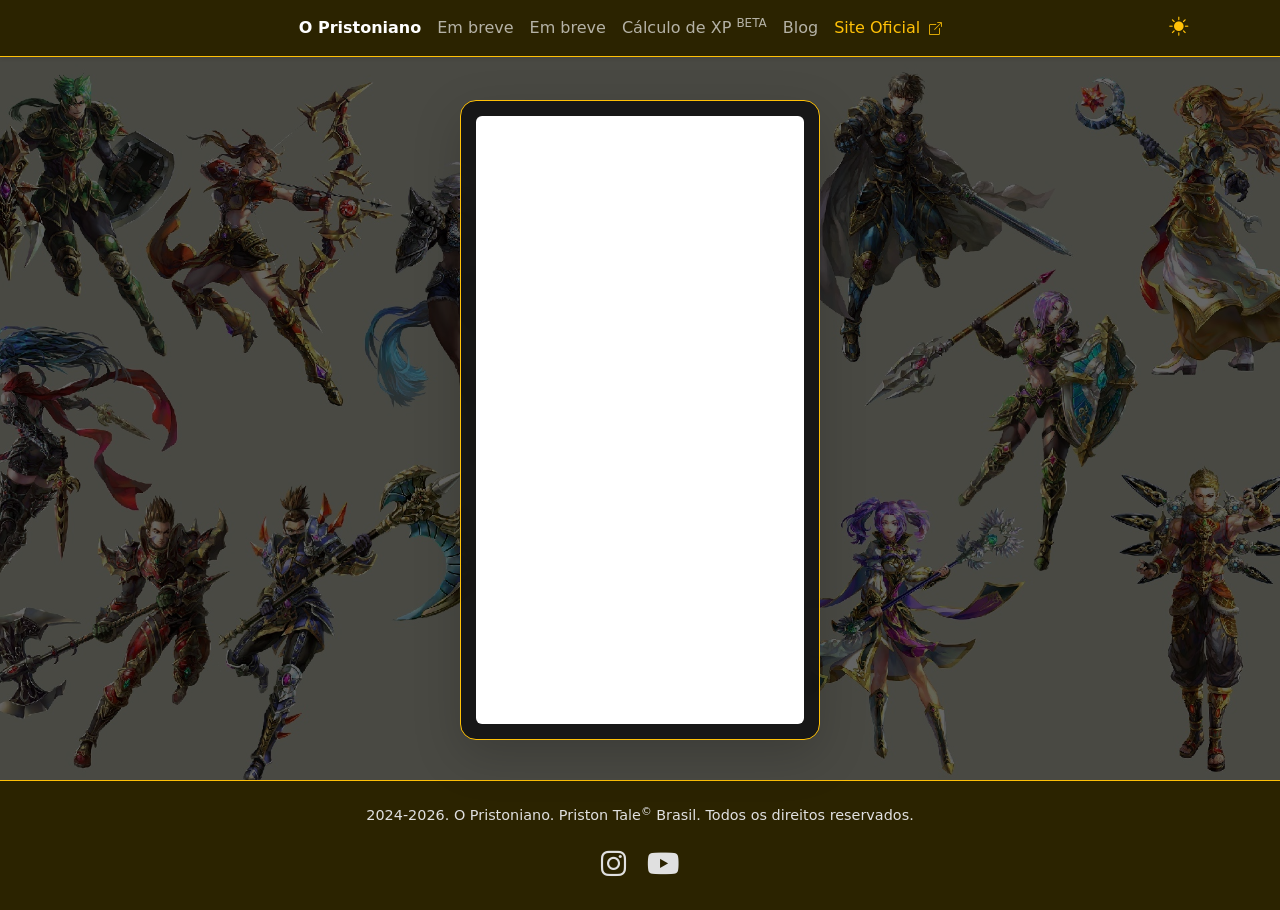
<file: index.html>
<!DOCTYPE html>
<html lang="pt-br" data-bs-theme="dark">
<head>
    <meta charset="utf-8" />
    <meta name="viewport" content="width=device-width, initial-scale=1" />
    
    <link href="https://cdn.jsdelivr.net/npm/bootstrap@5.3.3/dist/css/bootstrap.min.css" rel="stylesheet" integrity="sha384-QWTKZyjpPEjISv5WaRU9OFeRpok6YctnYmDr5pNlyT2bRjXh0JMhjY6hW+ALEwIH" crossorigin="anonymous" />
    <link rel="stylesheet" href="https://cdn.jsdelivr.net/npm/bootstrap-icons@1.11.3/font/bootstrap-icons.min.css" />
    <link rel="stylesheet" href="https://cdnjs.cloudflare.com/ajax/libs/font-awesome/6.5.0/css/all.min.css" />
    <link rel="shortcut icon" href="pristoniano.ico" />
    
    <meta http-equiv="content-language" content="pt-br">
    <meta name="author" content="Thiago Dias" />
    <meta property="og:site_name" content="O Pristoniano">
    <meta name="description" content="Site sobre o MMO RPG Priston Tale Brasil" />
    <meta name="keywords" content="Priston Tale Brasil" />
    
    <title>O Pristoniano</title>

    <style>
        /* --- ESTILOS GERAIS & MODO ESCURO (PADRÃO) --- */
        body {
            background-image: url('CapaFundo.jpg');
            background-size: cover;
            background-position: center;
            background-attachment: fixed;
            min-height: 100vh;
            background-blend-mode: overlay;
            background-color: rgba(0, 0, 0, 0.6);
            transition: background-color 0.5s ease;
            display: flex;
            flex-direction: column;
        }

        main {
            flex: 1;
            display: flex;
            justify-content: center;
            align-items: center;
            padding-top: 100px; /* Espaço para o navbar fixo */
            padding-bottom: 40px;
        }

        /* --- PAINEL DE VIDRO (GLASSMORPHISM) --- */
        .glass-panel {
            background: rgba(20, 20, 20, 0.92);
            backdrop-filter: blur(10px);
            -webkit-backdrop-filter: blur(10px);
            border: 1px solid #ffc107;
            color: #e0e0e0;
            transition: background-color 0.3s, border-color 0.3s, color 0.3s;
        }

        /* --- NAVBAR --- */
        .navbar-custom {
            background-color: #2b2300 !important;
            border-bottom: 1px solid #ffc107;
            transition: background-color 0.3s, border-color 0.3s;
        }

        /* --- BOTÃO DE TEMA --- */
        .theme-toggle-btn {
            cursor: pointer;
            border: none;
            background: transparent;
            font-size: 1.2rem;
            padding: 5px 10px;
            border-radius: 50%;
            color: #ffc107;
            transition: background 0.3s;
        }
        .theme-toggle-btn:hover { background: rgba(255,255,255,0.1); }

        /* --- VÍDEO SHORTS --- */
        .video-container {
            width: 360px;
            height: 640px;
            padding: 15px;
            display: flex;
            justify-content: center;
            align-items: center;
        }

        /* --- RODAPÉ & ÍCONES SOCIAIS --- */
        footer {
            background-color: #2b2300; /* Fundo combinando com o Navbar */
            border-top: 1px solid #ffc107; /* Borda superior dourada */
            font-size: 0.9rem;
            color: #e0e0e0;
            transition: background-color 0.3s, border-color 0.3s, color 0.3s;
            margin-top: auto; /* Empurra pro final da tela */
        }

        .social-icons a {
            color: #e0e0e0;
            margin: 0 8px;
            font-size: 1.8rem;
            transition: transform 0.3s, color 0.3s;
            display: inline-block;
        }

        .social-icons a:hover {
            transform: scale(1.2);
            color: #ffc107; 
        }

        /* --- MODO CLARO (OVERRIDES) --- */
        [data-bs-theme="light"] body { background-blend-mode: normal; background-color: transparent; }
        [data-bs-theme="light"] .glass-panel { background: rgba(235, 225, 205, 0.95); border: 1px solid #8b6b4a; color: #3e2723; }
        [data-bs-theme="light"] .navbar-custom { background-color: #d7ccc8 !important; border-bottom: 1px solid #8b6b4a; }
        [data-bs-theme="light"] .theme-toggle-btn { color: #4e342e; }
        [data-bs-theme="light"] .theme-toggle-btn:hover { background: rgba(139, 107, 74, 0.15); }
        
        /* Ajuste para os links da navbar no modo claro */
        [data-bs-theme="light"] .navbar-custom .nav-link {
            color: #4e342e !important; /* Cor escura para contrastar com o fundo claro */
        }

        /* Ajuste para garantir que o link ativo ou hover também seja visível */
        [data-bs-theme="light"] .navbar-custom .nav-link:hover,
        [data-bs-theme="light"] .navbar-custom .nav-link.active {
            color: #261a18 !important; /* Um tom ainda mais escuro para destaque */
        }

        /* Cor de destaque para o "Site Oficial" no modo escuro (mantendo o amarelo) */
        [data-bs-theme="dark"] .nav-link.text-warning {
            color: #ffc107 !important;
        }

        /* Cor de destaque para o "Site Oficial" no modo claro (um marrom mais forte) */
        [data-bs-theme="light"] .nav-link.text-warning {
            color: #a44537 !important; /* Tom de marrom escuro que combina com seu tema */
        }
        
        /* Rodapé no modo claro */
        [data-bs-theme="light"] footer { 
            background-color: #d7ccc8; 
            border-top: 1px solid #8b6b4a; 
            color: #4e342e; 
        }
        [data-bs-theme="light"] .social-icons a { color: #4e342e; }
        [data-bs-theme="light"] .social-icons a:hover { color: #8b6b4a; } 

    </style>
</head>
<body>
    
    <nav class="navbar fixed-top navbar-expand-lg navbar-custom shadow-sm">
        <div class="container">
                       
            <div class="d-flex align-items-center gap-3 order-lg-3">
                <button class="theme-toggle-btn" id="themeToggle" title="Alternar Modo Escuro/Claro">
                    <i class="bi bi-sun-fill" id="themeIcon"></i>
                </button>

                <button class="navbar-toggler" type="button" data-bs-toggle="collapse" data-bs-target="#navbarMain">
                    <span class="navbar-toggler-icon"></span>
                </button>
            </div>

            <div class="collapse navbar-collapse order-lg-2" id="navbarMain">
                <ul class="navbar-nav mx-auto mb-2 mb-lg-0 text-center fw-medium">
                    <li class="nav-item"><a class="nav-link fw-bold active" href="https://www.pristoniano.com.br/">O Pristoniano</a></li>
                    <li class="nav-item"><a class="nav-link">Em breve</a></li>
                    <li class="nav-item"><a class="nav-link">Em breve</a></li>
                    <li class="nav-item"><a class="nav-link" href="https://www.pristoniano.com.br/xp">Cálculo de XP <sup>BETA</sup></a></li>
                    <li class="nav-item"><a class="nav-link" href="https://blog.pristoniano.com.br/" target="_blank">Blog</a></li>
                    
                    <li class="nav-item">
                        <a class="nav-link text-warning" href="https://zenit.games/priston/" target="_blank">
                            Site Oficial <i class="bi bi-box-arrow-up-right ms-1" style="font-size: 0.8rem;"></i>
                        </a>
                    </li>
                </ul>
            </div>
            
        </div>
    </nav>

    <main>
        <div class="video-container glass-panel rounded-4 shadow-lg mx-3">
            <iframe
                class="w-100 h-100 rounded"
                src="https://www.youtube.com/embed/uX2cAeuaL0s?si=2MsfSQV0xCCTnFvV"
                title="Climbing em Coração de Perum"
                frameborder="0"
                allow="accelerometer; autoplay; clipboard-write; encrypted-media; gyroscope; picture-in-picture; web-share"
                referrerpolicy="strict-origin-when-cross-origin"
                allowfullscreen>
            </iframe>
        </div>
    </main>

    <footer class="text-center py-4">
        <div class="container">
            <p class="mb-2">
                2024-2026. O Pristoniano. Priston Tale<sup>&copy;</sup> Brasil. Todos os direitos reservados.
            </p>
            <div class="social-icons mt-3">
                <a href="https://www.instagram.com/pristoniano" target="_blank"><i class="fab fa-instagram"></i></a>
                <a href="https://www.youtube.com/@Pristoniano" target="_blank"><i class="fab fa-youtube"></i></a>
            </div>
        </div>
    </footer>

    <script src="https://cdn.jsdelivr.net/npm/bootstrap@5.3.3/dist/js/bootstrap.bundle.min.js" integrity="sha384-YvpcrYf0tY3lHB60NNkmXc5s9fDVZLESaAA55NDzOxhy9GkcIdslK1eN7N6jIeHz" crossorigin="anonymous"></script>
    
    <script>
        /* =========================================
           TEMA (CLARO/ESCURO)
           ========================================= */
        const themeToggle = document.getElementById('themeToggle');
        const themeIcon = document.getElementById('themeIcon');
        const htmlElement = document.documentElement;

        const savedTheme = localStorage.getItem('theme');
        if (savedTheme) {
            htmlElement.setAttribute('data-bs-theme', savedTheme);
            updateIcon(savedTheme);
        } else {
            updateIcon('dark'); 
        }

        themeToggle.addEventListener('click', () => {
            const currentTheme = htmlElement.getAttribute('data-bs-theme');
            const newTheme = currentTheme === 'dark' ? 'light' : 'dark';
            htmlElement.setAttribute('data-bs-theme', newTheme);
            localStorage.setItem('theme', newTheme);
            updateIcon(newTheme);
        });

        function updateIcon(theme) {
            if (theme === 'dark') {
                themeIcon.classList.remove('bi-moon-stars-fill');
                themeIcon.classList.add('bi-sun-fill');
                themeToggle.style.color = '#ffc107'; 
            } else {
                themeIcon.classList.remove('bi-sun-fill');
                themeIcon.classList.add('bi-moon-stars-fill');
                themeToggle.style.color = '#4e342e'; 
            }
        }
    </script>
</body>
</html>
</file>
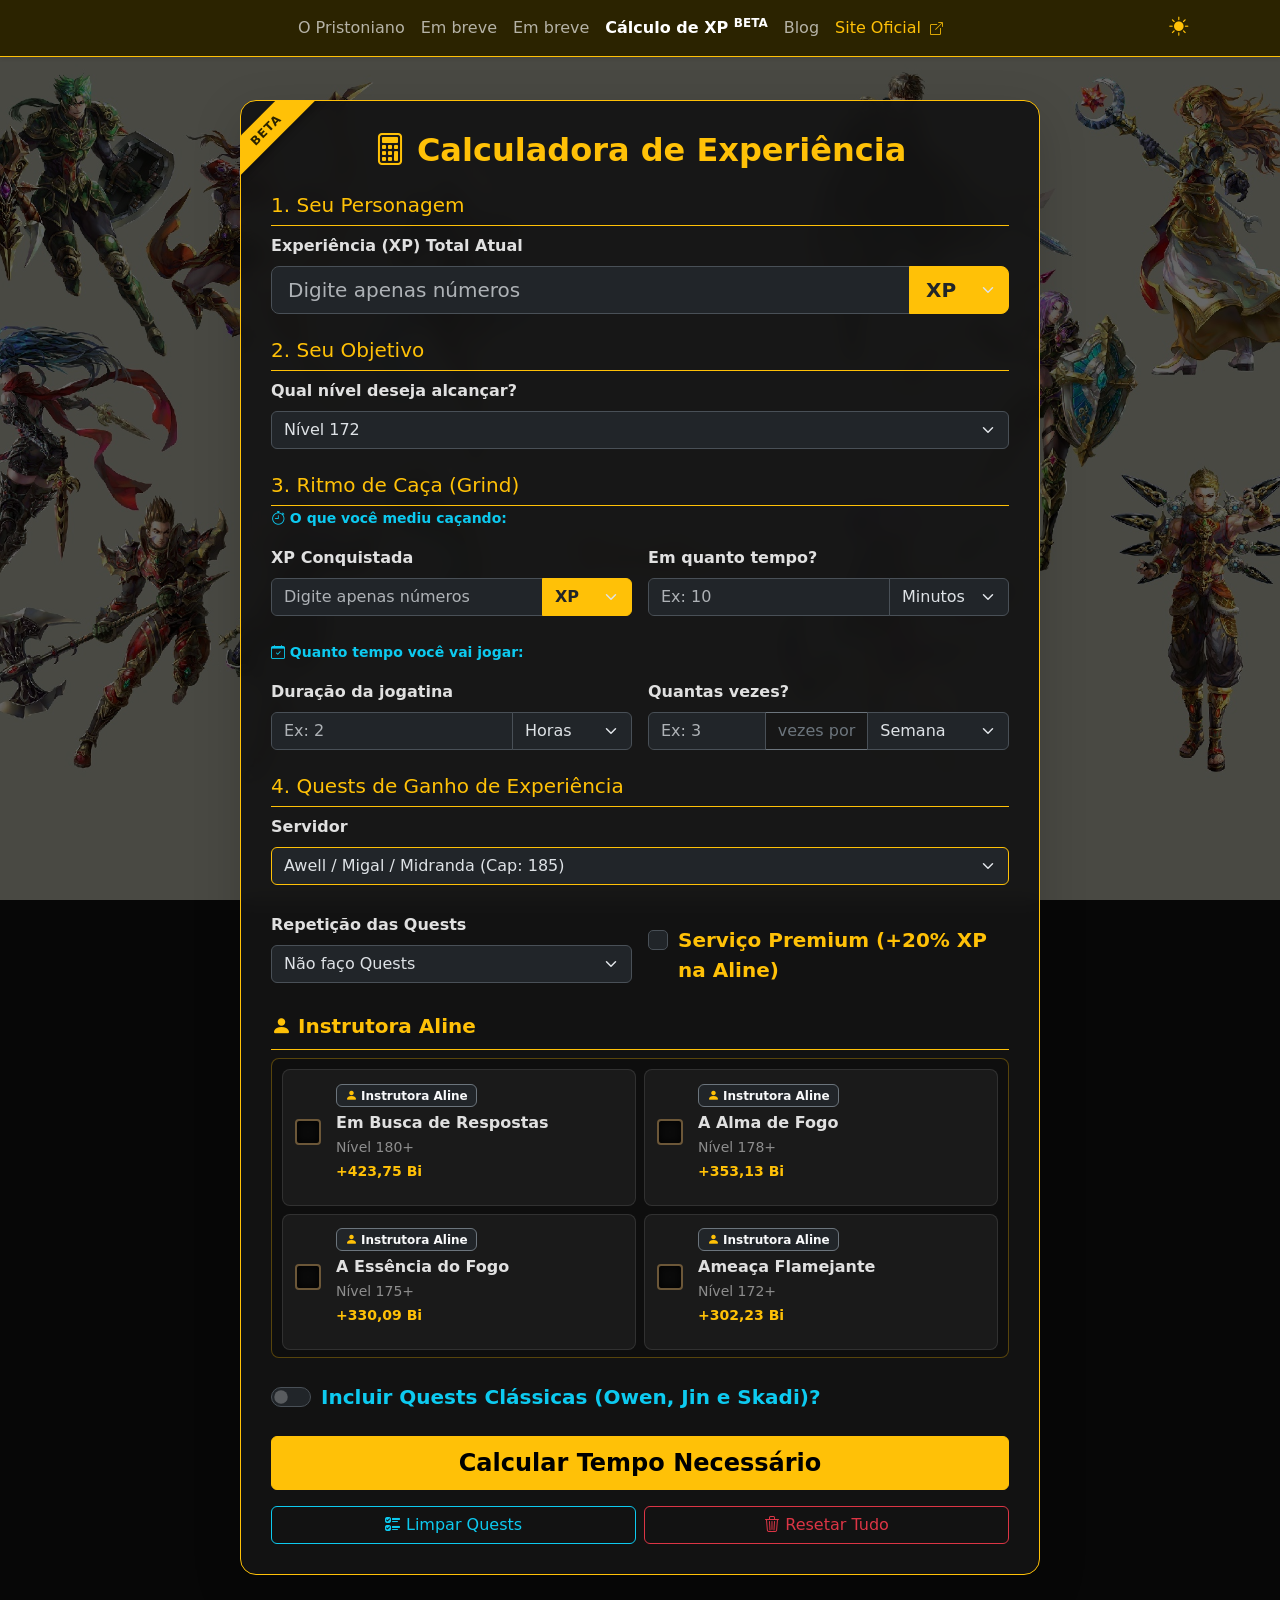
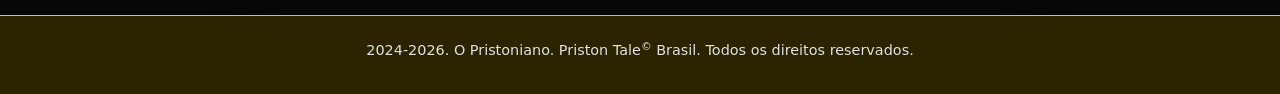
<file: xp/index.html>
<!DOCTYPE html>
<html lang="pt-br" data-bs-theme="dark">
<head>
    <meta charset="utf-8" />
    <meta name="viewport" content="width=device-width, initial-scale=1" />
    
    <link href="https://cdn.jsdelivr.net/npm/bootstrap@5.3.3/dist/css/bootstrap.min.css" rel="stylesheet" integrity="sha384-QWTKZyjpPEjISv5WaRU9OFeRpok6YctnYmDr5pNlyT2bRjXh0JMhjY6hW+ALEwIH" crossorigin="anonymous" />
    <link rel="stylesheet" href="https://cdn.jsdelivr.net/npm/bootstrap-icons@1.11.3/font/bootstrap-icons.min.css" />
    <link rel="stylesheet" href="https://cdnjs.cloudflare.com/ajax/libs/font-awesome/6.5.0/css/all.min.css" />
    <link rel="shortcut icon" href="/pristoniano.ico" />
    
    <meta http-equiv="content-language" content="pt-br">
    <meta name="author" content="Thiago Dias" />
    <meta property="og:site_name" content="O Pristoniano">

    <title>Cálculo de XP - O Pristoniano</title>
    
    <style>
        /* --- ESTILOS GERAIS & MODO ESCURO --- */
        body {
            background-image: url('/CapaFundo.jpg');
            background-size: cover;
            background-position: center;
            background-attachment: fixed;
            min-height: 100vh;
            background-blend-mode: overlay;
            background-color: rgba(0, 0, 0, 0.6);
            transition: background-color 0.5s ease;
            display: flex;
            flex-direction: column;
        }

        main {
            flex: 1;
            display: flex;
            justify-content: center;
            align-items: center;
            padding-top: 100px;
            padding-bottom: 40px;
        }

        /* --- PAINEL DE VIDRO --- */
        .glass-panel {
            background: rgba(20, 20, 20, 0.92);
            backdrop-filter: blur(10px);
            -webkit-backdrop-filter: blur(10px);
            border: 1px solid #ffc107;
            color: #e0e0e0;
            transition: background-color 0.3s, border-color 0.3s, color 0.3s;
        }

        /* --- NAVBAR E RODAPÉ --- */
        .navbar-custom { background-color: #2b2300 !important; border-bottom: 1px solid #ffc107; }
        .theme-toggle-btn { cursor: pointer; border: none; background: transparent; font-size: 1.2rem; padding: 5px 10px; border-radius: 50%; color: #ffc107; }
        .theme-toggle-btn:hover { background: rgba(255,255,255,0.1); }
        footer { background-color: #2b2300; border-top: 1px solid #ffc107; font-size: 0.9rem; color: #e0e0e0; margin-top: auto; }
        .social-icons a { color: #e0e0e0; margin: 0 8px; font-size: 1.8rem; transition: transform 0.3s, color 0.3s; display: inline-block; }
        .social-icons a:hover { transform: scale(1.2); color: #ffc107; }

        /* --- MODO CLARO --- */
        [data-bs-theme="light"] body { background-blend-mode: normal; background-color: transparent; }
        [data-bs-theme="light"] .glass-panel { background: rgba(235, 225, 205, 0.95); border: 1px solid #8b6b4a; color: #3e2723; }
        [data-bs-theme="light"] .navbar-custom { background-color: #d7ccc8 !important; border-bottom: 1px solid #8b6b4a; }
        [data-bs-theme="light"] .theme-toggle-btn { color: #4e342e; }
        [data-bs-theme="light"] .navbar-custom .nav-link { color: #4e342e !important; }
        [data-bs-theme="light"] .navbar-custom .nav-link:hover, [data-bs-theme="light"] .navbar-custom .nav-link.active { color: #261a18 !important; }
        [data-bs-theme="light"] footer { background-color: #d7ccc8; border-top: 1px solid #8b6b4a; color: #4e342e; }
        [data-bs-theme="light"] .social-icons a { color: #4e342e; }
        
        /* Ajuste da cor de Destaque (Amarelo -> Terracota) no Modo Claro */
        [data-bs-theme="dark"] .nav-link.text-warning { color: #ffc107 !important; }
        [data-bs-theme="light"] .nav-link.text-warning { color: #a44537 !important; }
        [data-bs-theme="light"] .text-warning { color: #a44537 !important; }
        [data-bs-theme="light"] .border-warning { border-color: #a44537 !important; }
        [data-bs-theme="light"] .bg-warning { background-color: #e3cbb8 !important; color: #3e2723 !important; border-color: #8b6b4a !important; }

        /* --- ESTILOS DA CALCULADORA --- */
        /* Note o position relative e overflow hidden para a fita (ribbon) funcionar perfeitamente */
        .calc-container { width: 100%; max-width: 800px; padding: 30px; position: relative; overflow: hidden; }
        .form-label { font-weight: 600; }
        
        /* --- FITA / GRAVATINHA BETA --- */
        .beta-ribbon {
            position: absolute;
            top: 15px;
            left: -35px;
            width: 120px;
            text-align: center;
            background-color: #ffc107;
            color: #2b2300;
            padding: 5px 0;
            font-weight: 900;
            font-size: 0.75rem;
            text-transform: uppercase;
            letter-spacing: 1px;
            transform: rotate(-45deg);
            box-shadow: 0 4px 6px rgba(0,0,0,0.3);
            z-index: 10;
        }
        [data-bs-theme="light"] .beta-ribbon {
            background-color: #a44537;
            color: #ffffff;
        }
        
        .result-box {
            background: rgba(0, 0, 0, 0.3);
            border-radius: 8px;
            padding: 15px;
            margin-top: 20px;
            border: 1px solid rgba(255, 193, 7, 0.3);
        }
        [data-bs-theme="light"] .result-box {
            background: rgba(255, 255, 255, 0.5);
            border-color: #8b6b4a;
        }

        /* --- LISTA DE QUESTS E SCROLLBAR --- */
        .lista-quests-container {
            max-height: 300px;
            overflow-y: auto;
            overflow-x: hidden;
            padding: 10px;
            border: 1px solid rgba(255, 193, 7, 0.3);
            border-radius: 8px;
            background: rgba(0, 0, 0, 0.2);
        }
        [data-bs-theme="light"] .lista-quests-container {
            background: rgba(255, 255, 255, 0.3);
            border-color: rgba(139, 107, 74, 0.3);
        }
        
        .lista-quests-container::-webkit-scrollbar { width: 8px; }
        .lista-quests-container::-webkit-scrollbar-track { background: rgba(0,0,0,0.1); border-radius: 4px; }
        .lista-quests-container::-webkit-scrollbar-thumb { background: rgba(255,193,7,0.5); border-radius: 4px; }
        .lista-quests-container::-webkit-scrollbar-thumb:hover { background: rgba(255,193,7,0.8); }

        /* --- CHECKBOX DE QUESTS (ESTILO RPG) --- */
        .quest-box {
            background: rgba(255, 255, 255, 0.05);
            border: 1px solid rgba(255,255,255, 0.1);
            border-radius: 8px;
            padding: 12px;
            margin-bottom: 10px;
            transition: border-color 0.2s, background-color 0.2s;
            height: 100%;
        }
        [data-bs-theme="light"] .quest-box {
            background: rgba(0, 0, 0, 0.03);
            border-color: rgba(0, 0, 0, 0.1);
        }
        
        .quest-checkbox { display: none; }
        
        .quest-label {
            display: flex;
            align-items: center;
            cursor: pointer;
            width: 100%;
            margin: 0;
        }
        
        .quest-marker {
            width: 26px;
            height: 26px;
            min-width: 26px;
            background: rgba(0, 0, 0, 0.6);
            border: 2px solid #6c5738;
            border-radius: 4px;
            margin-right: 15px;
            display: flex;
            justify-content: center;
            align-items: center;
            transition: all 0.2s ease-in-out;
            box-shadow: inset 0 0 8px rgba(0,0,0,1);
        }
        
        .quest-box:hover { border-color: rgba(255, 193, 7, 0.5); }
        .quest-box:hover .quest-marker {
            border-color: #ffc107;
            box-shadow: inset 0 0 5px rgba(255,193,7,0.3), 0 0 5px rgba(255,193,7,0.4);
        }

        .quest-checkbox:checked + .quest-label .quest-marker {
            background: rgba(43, 35, 0, 0.8);
            border-color: #ffc107;
        }
        
        .quest-checkbox:checked + .quest-label .quest-marker::after {
            content: '\f00c';
            font-family: "Font Awesome 6 Free";
            font-weight: 900;
            color: #ffc107;
            font-size: 1.1rem;
            text-shadow: 0 0 8px #ffc107;
        }

        /* Classe personalizada para o texto do nível da quest */
        .quest-lvl-txt { color: rgba(255, 255, 255, 0.5); }
        [data-bs-theme="light"] .quest-lvl-txt { color: #5d4037; font-weight: 500; }
        
        /* Ajustes das Quests para o Modo Claro */
        [data-bs-theme="light"] .quest-marker {
            background: rgba(255, 255, 255, 0.6);
            border-color: #8b6b4a;
            box-shadow: inset 0 0 5px rgba(0,0,0,0.1);
        }
        [data-bs-theme="light"] .quest-box:hover {
            border-color: rgba(164, 69, 55, 0.5);
        }
        [data-bs-theme="light"] .quest-box:hover .quest-marker {
            border-color: #a44537;
            box-shadow: inset 0 0 5px rgba(164,69,55,0.2), 0 0 5px rgba(164,69,55,0.3);
        }
        [data-bs-theme="light"] .quest-checkbox:checked + .quest-label .quest-marker {
            background: rgba(164, 69, 55, 0.15);
            border-color: #a44537;
        }
        [data-bs-theme="light"] .quest-checkbox:checked + .quest-label .quest-marker::after {
            color: #a44537;
            text-shadow: 0 0 4px rgba(164,69,55,0.5);
        }
        
        /* Ajuste do Badge de NPC no Modo Claro */
        [data-bs-theme="light"] .badge-npc {
            background-color: #e9ecef !important;
            color: #4e342e !important;
            border-color: #ced4da !important;
        }

        /* Toggle de Quests Extras */
        .form-switch .form-check-input:checked {
            background-color: #ffc107;
            border-color: #ffc107;
        }
        
        /* Ajuste do Toggle no Modo Claro */
        [data-bs-theme="light"] .form-switch .form-check-input:checked {
            background-color: #a44537;
            border-color: #a44537;
        }
    </style>
</head>
<body>
    
    <nav class="navbar fixed-top navbar-expand-lg navbar-custom shadow-sm">
        <div class="container">
            <div class="d-flex align-items-center gap-3 order-lg-3">
                <button class="theme-toggle-btn" id="themeToggle" title="Alternar Modo">
                    <i class="bi bi-sun-fill" id="themeIcon"></i>
                </button>
                <button class="navbar-toggler" type="button" data-bs-toggle="collapse" data-bs-target="#navbarMain">
                    <span class="navbar-toggler-icon"></span>
                </button>
            </div>
            <div class="collapse navbar-collapse order-lg-2" id="navbarMain">
                <ul class="navbar-nav mx-auto mb-2 mb-lg-0 text-center fw-medium">
                    <li class="nav-item"><a class="nav-link" href="https://www.pristoniano.com.br/">O Pristoniano</a></li>
                    <li class="nav-item"><a class="nav-link">Em breve</a></li>
                    <li class="nav-item"><a class="nav-link">Em breve</a></li>
                    <li class="nav-item"><a class="nav-link fw-bold active" href="https://www.pristoniano.com.br/xp">Cálculo de XP <sup>BETA</sup></a></li>
                    <li class="nav-item"><a class="nav-link" href="https://blog.pristoniano.com.br/" target="_blank">Blog</a></li>
                    
                    <li class="nav-item">
                        <a class="nav-link text-warning" href="https://zenit.games/priston/" target="_blank">
                            Site Oficial <i class="bi bi-box-arrow-up-right ms-1" style="font-size: 0.8rem;"></i>
                        </a>
                    </li>
                </ul>
            </div>
        </div>
    </nav>

    <main>
        <div class="calc-container glass-panel rounded-4 shadow-lg mx-3">
            
            <!-- FITA BETA -->
            <div class="beta-ribbon">BETA</div>
            
            <h2 class="text-center mb-4 text-warning fw-bold"><i class="bi bi-calculator"></i> Calculadora de Experiência</h2>
            
            <form id="xpForm">
                
                <!-- SEU PERSONAGEM -->
                <h5 class="text-warning mt-4 border-bottom border-warning pb-2">1. Seu Personagem</h5>
                <div class="row g-3">
                    <div class="col-md-12">
                        <label class="form-label">Experiência (XP) Total Atual</label>
                        <div class="input-group input-group-lg">
                            <input type="text" class="form-control" id="xpAtual" placeholder="Digite apenas números" required oninput="formatarXP(this)">
                            <select class="form-select bg-warning text-dark fw-bold border-warning" id="xpScale" style="max-width: 100px;" onchange="atualizarStatusPersonagem()">
                                <option value="1" selected>XP</option>
                                <option value="1000000">M</option>
                                <option value="1000000000">B</option>
                            </select>
                        </div>
                    </div>
                    
                    <div class="col-md-12 d-none" id="areaProgresso">
                        <div class="d-flex justify-content-between mb-1">
                            <span class="badge bg-warning text-dark fs-6" id="txtNivelAtual">Nível: ?</span>
                            <span class="fw-bold" id="txtPorcentagem">0,00%</span>
                        </div>
                        <div class="progress shadow-sm" style="height: 25px; background-color: rgba(128, 128, 128, 0.2);">
                            <div class="progress-bar bg-success progress-bar-striped progress-bar-animated fw-bold fs-6" id="barraProgresso" style="width: 0%"></div>
                        </div>
                        <small class="text-muted mt-1 d-block" id="txtXpProximo">Faltam 0 XP para o próximo nível.</small>
                    </div>
                </div>

                <!-- OBJETIVO -->
                <h5 class="text-warning mt-4 border-bottom border-warning pb-2">2. Seu Objetivo</h5>
                <div class="row g-3">
                    <div class="col-md-12">
                        <label class="form-label">Qual nível deseja alcançar?</label>
                        <select class="form-select" id="nivelDesejado" required onchange="atualizarXpFaltanteObjetivo()">
                            <!-- Preenchido pelo JS automaticamente -->
                        </select>
                        <span id="txtXpFaltanteObjetivo" class="mt-2 d-none"></span>
                    </div>
                </div>

                <!-- ROTINA DE CAÇA -->
                <h5 class="text-warning mt-4 border-bottom border-warning pb-2">3. Ritmo de Caça (Grind)</h5>
                <div class="row g-3">
                    
                    <!-- Bloco 1: O Teste -->
                    <div class="col-12 mt-2">
                        <small class="text-info fw-bold"><i class="bi bi-stopwatch"></i> O que você mediu caçando:</small>
                    </div>
                    <div class="col-md-6">
                        <label class="form-label">XP Conquistada</label>
                        <div class="input-group">
                            <input type="text" class="form-control" id="xpGanho" placeholder="Digite apenas números" oninput="formatarXP(this)">
                            <select class="form-select bg-warning text-dark fw-bold border-warning" id="xpGanhoScale" style="max-width: 90px;">
                                <option value="1" selected>XP</option>
                                <option value="1000000">M</option>
                                <option value="1000000000">Bi</option>
                                <option value="1000000000000">Tri</option>
                            </select>
                        </div>
                    </div>
                    <div class="col-md-6">
                        <label class="form-label">Em quanto tempo?</label>
                        <div class="input-group">
                            <input type="number" class="form-control" id="tempoMedido" placeholder="Ex: 10" min="1">
                            <select class="form-select" id="unidadeTempoMedido" style="max-width: 120px;">
                                <option value="minutos" selected>Minutos</option>
                                <option value="horas">Horas</option>
                            </select>
                        </div>
                    </div>

                    <!-- Bloco 2: A Rotina -->
                    <div class="col-12 mt-4">
                        <small class="text-info fw-bold"><i class="bi bi-calendar-check"></i> Quanto tempo você vai jogar:</small>
                    </div>
                    <div class="col-md-6">
                        <label class="form-label">Duração da jogatina</label>
                        <div class="input-group">
                            <input type="number" class="form-control" id="tempoSessao" placeholder="Ex: 2" min="0" step="0.5">
                            <select class="form-select" id="unidadeTempoSessao" style="max-width: 120px;">
                                <option value="minutos">Minutos</option>
                                <option value="horas" selected>Horas</option>
                            </select>
                        </div>
                    </div>
                    <div class="col-md-6">
                        <label class="form-label">Quantas vezes?</label>
                        <div class="input-group">
                            <input type="number" class="form-control" id="frequenciaVezes" placeholder="Ex: 3" min="1">
                            <span class="input-group-text bg-transparent text-secondary border-secondary">vezes por</span>
                            <select class="form-select" id="frequenciaPeriodo">
                                <option value="dia">Dia</option>
                                <option value="semana" selected>Semana</option>
                                <option value="mes">Mês</option>
                            </select>
                        </div>
                    </div>
                </div>

                <!-- QUESTS DIÁRIAS -->
                <h5 class="text-warning mt-4 border-bottom border-warning pb-2">4. Quests de Ganho de Experiência</h5>
                
                <div class="row g-3 mb-4">
                    <div class="col-md-12">
                        <label class="form-label">Servidor</label>
                        <select class="form-select border-warning" id="servidorJogado" onchange="mudarServidor()">
                            <option value="classico">Awell / Migal / Midranda (Cap: 185)</option>
                            <option value="idhas">Idhas (Cap: 180)</option>
                            <option value="cronus">Cronus (Cap: 150 | Taxa de XP Reduzida)</option>
                        </select>
                    </div>
                </div>

                <div class="row g-3 align-items-center mb-3">
                    <div class="col-md-6">
                        <label class="form-label">Repetição das Quests</label>
                        <select class="form-select" id="frequenciaQuests">
                            <option value="0" selected>Não faço Quests</option>
                            <option value="1">1x</option>
                            <option value="2">2x</option>
                            <option value="4">4x (Evento)</option>
                        </select>
                    </div>
                    <div class="col-md-6 mt-md-4 pt-md-2">
                        <div class="form-check fs-5">
                            <input class="form-check-input" type="checkbox" id="itemPremium" onchange="renderizarQuests(); atualizarStatusPersonagem();">
                            <label class="form-check-label text-warning fw-bold" for="itemPremium">
                                Serviço Premium (+20% XP na Aline)
                            </label>
                        </div>
                    </div>
                </div>

                <!-- SEÇÃO 1: INSTRUTORA ALINE -->
                <label class="form-label fs-5 text-warning border-bottom border-warning w-100 pb-2 mt-2">
                    <i class="bi bi-person-fill"></i> Instrutora Aline
                </label>
                <div class="lista-quests-container mb-3">
                    <div class="row g-2" id="listaQuestsAline"></div>
                </div>

                <!-- SWITCH PARA QUESTS CLÁSSICAS -->
                <div class="form-check form-switch mb-3 fs-5 mt-4">
                    <input class="form-check-input" type="checkbox" id="toggleOutrosNPCs" onchange="toggleOutrosQuests()">
                    <label class="form-check-label text-info fw-bold" for="toggleOutrosNPCs">
                        Incluir Quests Clássicas (Owen, Jin e Skadi)?
                    </label>
                </div>

                <!-- SEÇÃO 2: OUTROS NPCS -->
                <div id="containerOutros" class="d-none">
                    <label class="form-label fs-5 text-warning border-bottom border-warning w-100 pb-2">
                        <i class="bi bi-people-fill"></i> Caçador Owen, Jin e Skadi
                    </label>
                    <div class="lista-quests-container">
                        <div class="row g-2" id="listaQuestsOutros"></div>
                    </div>
                </div>

                <!-- BOTÕES DE AÇÃO -->
                <div class="mt-4 text-center">
                    <button type="button" class="btn btn-warning w-100 fw-bold fs-4 py-2 mb-3" onclick="calcular()">Calcular Tempo Necessário</button>
                    
                    <div class="row g-2">
                        <div class="col-6">
                            <button type="button" class="btn btn-outline-info w-100" onclick="limparQuests()">
                                <i class="bi bi-ui-checks"></i> Limpar Quests
                            </button>
                        </div>
                        <div class="col-6">
                            <button type="button" class="btn btn-outline-danger w-100" onclick="resetarTudo()">
                                <i class="bi bi-trash3"></i> Resetar Tudo
                            </button>
                        </div>
                    </div>
                </div>
            </form>

            <!-- CAIXA DE RESULTADO -->
            <div id="resultado" class="result-box d-none text-center">
                <h4 class="mb-3 border-bottom border-warning pb-2">Resultado da Simulação</h4>
                
                <div class="row fs-5 mb-3">
                    <div class="col-6 text-end border-end">
                        XP Total Faltante:<br>
                        <strong id="resXpFaltante" class="text-warning">0</strong>
                    </div>
                    <div class="col-6 text-start">
                        XP Diária (Caça + Quests):<br>
                        <strong id="resXpDiaria" class="text-info">0</strong>
                    </div>
                </div>
                
                <h3>Tempo Estimado:</h3>
                <h1 id="resTempo" class="text-success fw-bold display-5">0 Dias</h1>
            </div>

        </div>
    </main>

    <footer class="text-center py-4">
        <div class="container">
            <p class="mb-2">2024-2026. O Pristoniano. Priston Tale<sup>&copy;</sup> Brasil. Todos os direitos reservados.</p>
        </div>
    </footer>

    <script src="https://cdn.jsdelivr.net/npm/bootstrap@5.3.3/dist/js/bootstrap.bundle.min.js"></script>
    
    <script>
        /* --- LÓGICA DE TEMA --- */
        const themeToggle = document.getElementById('themeToggle');
        const themeIcon = document.getElementById('themeIcon');
        const htmlElement = document.documentElement;

        const savedTheme = localStorage.getItem('theme');
        if (savedTheme) {
            htmlElement.setAttribute('data-bs-theme', savedTheme);
            updateIcon(savedTheme);
        } else {
            updateIcon('dark');
        }

        themeToggle.addEventListener('click', () => {
            const currentTheme = htmlElement.getAttribute('data-bs-theme');
            const newTheme = currentTheme === 'dark' ? 'light' : 'dark';
            htmlElement.setAttribute('data-bs-theme', newTheme);
            localStorage.setItem('theme', newTheme);
            updateIcon(newTheme);
        });

        function updateIcon(theme) {
            if (theme === 'dark') {
                themeIcon.className = 'bi bi-sun-fill';
                themeToggle.style.color = '#ffc107';
            } else {
                themeIcon.className = 'bi bi-moon-stars-fill';
                themeToggle.style.color = '#4e342e';
            }
        }

        /* =========================================
           FUNÇÃO DE FORMATAÇÃO RESUMIDA (M, Bi, Tri, Quadra)
           ========================================= */
        function formatarNumeroResumido(valor) {
            if (valor < 1000000) {
                return Math.round(valor).toLocaleString('pt-BR') + ' XP';
            } else if (valor >= 1000000 && valor < 1000000000) {
                return (valor / 1000000).toLocaleString('pt-BR', { maximumFractionDigits: 2 }) + ' M';
            } else if (valor >= 1000000000 && valor < 1000000000000) {
                return (valor / 1000000000).toLocaleString('pt-BR', { maximumFractionDigits: 2 }) + ' Bi';
            } else if (valor >= 1000000000000 && valor < 1000000000000000) {
                return (valor / 1000000000000).toLocaleString('pt-BR', { maximumFractionDigits: 2 }) + ' Tri';
            } else {
                return (valor / 1000000000000000).toLocaleString('pt-BR', { maximumFractionDigits: 2 }) + ' Quadra';
            }
        }

        /* =========================================
           DADOS E CONFIGURAÇÕES DOS SERVIDORES E MAPAS
           ========================================= */

        const configServidores = {
            "classico": { cap: 185, multiplicadorXP: 1.0 },
            "idhas": { cap: 180, multiplicadorXP: 1.0 },
            "cronus": { cap: 150, multiplicadorXP: 0.5 } 
        };

        const mapasPorNivel = {
            40: ["Calabouço Antigo - 1º Andar"],
            50: ["Calabouço Antigo - 2º Andar"],
            55: ["Campo de Batalha dos Anciões", "Terra Proibida", "Caverna das Abelhas", "Caverna dos Cogumelos"],
            60: ["Calabouço Antigo - 3º Andar"],
            65: ["Santuário Sombrio"],
            70: ["Templo Maldito - 1º Andar", "Lago da Ganância"],
            75: ["Templo Maldito - 2º Andar"],
            80: ["Templo Maldito - 3º Andar", "Estrada de Ferro do Caos"],
            85: ["Coração de Perum"],
            90: ["Vila Eura", "Vale Gallubia", "Santuário Congelado", "Covil de Kelvezu"],
            95: ["Ilha Perdida"],
            100: ["Templo Perdido", "Torre Sem Fim - 1º Andar"],
            105: ["Torre Sem Fim - 2º Andar"],
            108: ["Torre Sem Fim - 3º Andar"],
            110: ["Mina de Gelo - 1º Andar"],
            118: ["Laboratório Secreto"],
            123: ["Arma Antiga"],
            130: ["Estrada Sombria"],
            140: ["Abismo do Mar"],
            155: ["Abismo do Mar Congelado"],
            165: ["Santuário do Abismo"],
            172: ["Coração de Fogo"]
        };

        let levelCapAtual = 185;
        let multiplicadorAtual = 1.0;

        const xpPorNivel = [
            0, 0, 1000, 2500, 5000, 9500, 17100, 29925, 51471, 87500, 140001, 212801, 306434, 416750,
            537608, 672010, 833293, 1024950, 1250950, 1515533, 1824702, 2182343, 2592624, 3059296,
            3591614, 4195005, 4874596, 5635033, 6480288, 7413449, 8443919, 9575404, 10820207, 12194372,
            13706475, 15378665, 17224105, 19273774, 21548079, 24069204, 26861232, 29950274, 33364605,
            37134805, 41293904, 45836233, 50878219, 56474823, 62687054, 69582630, 77236719, 85809995,
            95334904, 105917079, 117673875, 130735675, 145312702, 161515069, 179523999, 199540925,
            212789738, 246630189, 274252770, 304969080, 339125616, 377107687, 419532302, 466729685,
            519236775, 577650912, 642636640, 715254581, 796078348, 886035202, 986157179, 1097592841,
            1222159740, 1360886005, 1515346567, 1687338402, 1878851311, 2104313468, 2356831084,
            2639650815, 2956408912, 3311177982, 3708519340, 4153541661, 4651966660, 5210202659,
            6252243191, 7502691829, 9003230195, 10803876234, 12964651481, 15557581778, 18669098134,
            22402917760, 26883501313, 32260201575, 38712241890, 46454690268, 55745628322, 66894753987,
            80273704784, 96328445741, 115594134890, 138712961868, 166455554241, 199746665090,
            239695998108, 287635197729, 345162237275, 414194684730, 497033621676, 596440346012,
            715728415214, 858874098257, 1030648917908, 1236778701490, 1484134441788, 1706754608057,
            1962767799265, 2257182969153, 2595760414526, 2985124476710, 3432893148211, 3947827120442,
            4540001188510, 5221001366783, 5899731544465, 6666696645242, 7533367209125, 8512704946310,
            9619356589334, 10869872945946, 12282956428917, 13879740764674, 15684107064080, 17723040982409,
            19672575490472, 21836558794412, 24238580261797, 26904824090594, 29864354740559,
            33149433762020, 36795871475842, 40843417338184, 45336193245384, 50323174502376,
            55858723697637, 63120357778330, 71326004289513, 80598384847150, 91076174877279,
            102916077611325, 116295167700798, 131413539501901, 148497299637148, 167801948589978,
            189616201906675, 216162470173609, 248586840699651, 288360735211595, 337382060197566,
            398110831033128, 473751888929422, 568502266715307, 687887742725521, 839223046125136,
            1023852116272670, 1290053666503560, 1677069766454630, 2230502789384650, 3011178765669280,
            4125314908966920, 5734187723464010, 8085204690084260, 11480990659919600, 16417816643685100,
            23641655966906500, 34280401152014500, 49020973674380700, 69119572842806800,
            96076206251501400, 131624402564557000
        ];

        const questsDisponiveis = [
            // INSTRUTORA ALINE
            { id: "a180", nome: "Em Busca de Respostas", nivelReq: "180+", minLevel: 180, xpBase: 423753313500, npc: "Instrutora Aline" },
            { id: "a178", nome: "A Alma de Fogo", nivelReq: "178+", minLevel: 178, xpBase: 353127761250, npc: "Instrutora Aline" },
            { id: "a175", nome: "A Essência do Fogo", nivelReq: "175+", minLevel: 175, xpBase: 330087924375, npc: "Instrutora Aline" },
            { id: "a172", nome: "Ameaça Flamejante", nivelReq: "172+", minLevel: 172, xpBase: 302230580357, npc: "Instrutora Aline" },
            { id: "a170", nome: "Salve o Reino do Mar", nivelReq: "170+", minLevel: 170, xpBase: 265962910714, npc: "Instrutora Aline" },
            { id: "a165", nome: "O Recomeço da Guerra", nivelReq: "165+", minLevel: 165, xpBase: 219560137500, npc: "Instrutora Aline" },
            { id: "a160", nome: "Covil do Dragão de Gelo", nivelReq: "160+", minLevel: 160, xpBase: 184546793062, npc: "Instrutora Aline" },
            { id: "a155", nome: "Ruínas da Cidade Antiga", nivelReq: "155+", minLevel: 155, xpBase: 173553511312, npc: "Instrutora Aline" },
            { id: "a150", nome: "Confronto sob as Águas", nivelReq: "150+", minLevel: 150, xpBase: 165966682200, npc: "Instrutora Aline" },
            { id: "a140", nome: "Descobrindo as Profundezas", nivelReq: "140+", minLevel: 140, xpBase: 149527186050, npc: "Instrutora Aline" },
            { id: "a130", nome: "O Mundo Sombrio", nivelReq: "130+", minLevel: 130, xpBase: 84779847000, npc: "Instrutora Aline" },
            { id: "a123", nome: "Protetores da Arma", nivelReq: "123+", minLevel: 123, xpBase: 69949440000, npc: "Instrutora Aline" },
            { id: "a118", nome: "Máquinas das Trevas", nivelReq: "118+", minLevel: 118, xpBase: 41496000000, npc: "Instrutora Aline" },
            { id: "a110", nome: "Combate Congelante", nivelReq: "110+", minLevel: 110, xpBase: 33766200000, npc: "Instrutora Aline" },
            { id: "a108", nome: "Guardiões Igolanos", nivelReq: "108+", minLevel: 108, xpBase: 20164608000, npc: "Instrutora Aline" },
            { id: "a105", nome: "Guerreiros do Passado", nivelReq: "105+", minLevel: 105, xpBase: 18117000000, npc: "Instrutora Aline" },
            { id: "a100", nome: "Aberrações Mortais", nivelReq: "100+", minLevel: 100, xpBase: 7818582000, npc: "Instrutora Aline" },
            { id: "a95", nome: "Combate na Ilha", nivelReq: "95+", minLevel: 95, xpBase: 3730320000, npc: "Instrutora Aline" },
            { id: "a90", nome: "Entrando Numa Fria", nivelReq: "90+", minLevel: 90, xpBase: 1082730000, npc: "Instrutora Aline" },
            { id: "a85", nome: "Engrenagens do Destino", nivelReq: "85+", minLevel: 85, xpBase: 757680000, npc: "Instrutora Aline" },
            { id: "a80", nome: "Máquinas de Combate", nivelReq: "80+", minLevel: 80, xpBase: 513480000, npc: "Instrutora Aline" },
            { id: "a70", nome: "Perigos do Lago", nivelReq: "70+", minLevel: 70, xpBase: 191647500, npc: "Instrutora Aline" },
            { id: "a60", nome: "A Prisão Antiga", nivelReq: "60+", minLevel: 60, xpBase: 118860000, npc: "Instrutora Aline" },
            { id: "a40", nome: "Treinamento Básico", nivelReq: "40+", minLevel: 40, xpBase: 0, npc: "Instrutora Aline" },

            // CAÇADOR OWEN
            { id: "q180", nome: "Insec, Gigante Lava e Flamo", nivelReq: "180+", minLevel: 180, xpBase: 80000000000, npc: "Caçador Owen" },
            { id: "q178", nome: "Insec e Arqueiro de Lava", nivelReq: "178+", minLevel: 178, xpBase: 65000000000, npc: "Caçador Owen" },
            { id: "q175", nome: "Igniculus e Arqueiro de Lava", nivelReq: "175+", minLevel: 175, xpBase: 55000000000, npc: "Caçador Owen" },
            { id: "q172", nome: "Igniculus e Guardião de Lava", nivelReq: "172+", minLevel: 172, xpBase: 40000000000, npc: "Caçador Owen" },
            { id: "q170", nome: "Dey Ferido e Sathla Ferido", nivelReq: "170+", minLevel: 170, xpBase: 30000000000, npc: "Caçador Owen" },
            { id: "q165", nome: "Koon Ferido e Crios Insano", nivelReq: "165+", minLevel: 165, xpBase: 25000000000, npc: "Caçador Owen" },
            { id: "q160", nome: "Kryosdey e Faugelus", nivelReq: "160+", minLevel: 160, xpBase: 20000000000, npc: "Caçador Owen" },
            { id: "q155", nome: "Gurcold e Snowkoon", nivelReq: "155+", minLevel: 155, xpBase: 15000000000, npc: "Caçador Owen" },
            { id: "q150", nome: "Koon e Shogoth", nivelReq: "150+", minLevel: 150, xpBase: 12500000000, npc: "Caçador Owen" },
            { id: "q145", nome: "Dey e Faugn", nivelReq: "145+", minLevel: 145, xpBase: 11000000000, npc: "Caçador Owen" },
            { id: "q140", nome: "Gurkob e Koon", nivelReq: "140+", minLevel: 140, xpBase: 10500000000, npc: "Caçador Owen" },
            { id: "q135", nome: "Ignis e Crios", nivelReq: "135+", minLevel: 135, xpBase: 10000000000, npc: "Caçador Owen" },
            { id: "q130", nome: "Inferno e Guardião", nivelReq: "130+", minLevel: 130, xpBase: 9500000000, npc: "Caçador Owen" },
            { id: "q127", nome: "Bombardeiro e Elite Zumbi", nivelReq: "127+", minLevel: 127, xpBase: 9000000000, npc: "Caçador Owen" },
            { id: "q123", nome: "Técnico e Soldado Zumbi", nivelReq: "123+", minLevel: 123, xpBase: 5100000000, npc: "Caçador Owen" },
            { id: "q121", nome: "Bombardeiro e Guardião Lab.", nivelReq: "121+", minLevel: 121, xpBase: 4800000000, npc: "Caçador Owen" },
            { id: "q118", nome: "Técnico Lab. e Invasores", nivelReq: "118+", minLevel: 118, xpBase: 4200000000, npc: "Caçador Owen" },
            { id: "q110", nome: "Mineiro e Tarantulika", nivelReq: "110+", minLevel: 110, xpBase: 3000000000, npc: "Caçador Owen" },
            { id: "q108", nome: "Kakoa, Igolation e Xetan", nivelReq: "108+", minLevel: 108, xpBase: 2100000000, npc: "Caçador Owen" },
            { id: "q105", nome: "Cavaleiro e Sacerdotisa Cinzas", nivelReq: "105+", minLevel: 105, xpBase: 1300000000, npc: "Caçador Owen" },
            { id: "q103", nome: "Pike e Mecânico das Cinzas", nivelReq: "103+", minLevel: 103, xpBase: 1200000000, npc: "Caçador Owen" },
            { id: "q100", nome: "Cavaleiro Sanguinário e Seto", nivelReq: "100+", minLevel: 100, xpBase: 1200000000, npc: "Caçador Owen" },
            { id: "q96", nome: "Cão Infernal e Guardião Sombrio", nivelReq: "96+", minLevel: 96, xpBase: 1000000000, npc: "Caçador Owen" },
            { id: "q91", nome: "Conjuradora e Tartaruga", nivelReq: "91+", minLevel: 91, xpBase: 500000000, npc: "Caçador Owen" },
            { id: "q86", nome: "Máquina-D e Guardião", nivelReq: "86+", minLevel: 86, xpBase: 250000000, npc: "Caçador Owen" },
            { id: "q80", nome: "Máquina Vampira", nivelReq: "80+", minLevel: 80, xpBase: 100000000, npc: "Caçador Owen" },
            { id: "q70", nome: "Aranha Rainha", nivelReq: "70+", minLevel: 70, xpBase: 62500000, npc: "Caçador Owen" },
            { id: "q61", nome: "Figon e Gigante de Pedra", nivelReq: "61+", minLevel: 61, xpBase: 25000000, npc: "Caçador Owen" },
            { id: "q55", nome: "Golem de Areia e Carniceiro", nivelReq: "55+", minLevel: 55, xpBase: 12500000, npc: "Caçador Owen" },
            { id: "q50", nome: "Duende Líder e Decapitador", nivelReq: "50+", minLevel: 50, xpBase: 6300000, npc: "Caçador Owen" },
            { id: "q31", nome: "Arqueiro do Mal e Cripto", nivelReq: "31+", minLevel: 31, xpBase: 3800000, npc: "Caçador Owen" },

            // JIN / SKADI
            { id: "q16", nome: "Zeldi ou Tatu", nivelReq: "16+", minLevel: 16, xpBase: 957000, npc: "Jin / Skadi" },
            { id: "q8", nome: "Coelhos ou Hopis", nivelReq: "8+", minLevel: 8, xpBase: 343000, npc: "Jin / Skadi" }
        ];

        /* =========================================
           LÓGICA DA CALCULADORA E FORMATAÇÃO
           ========================================= */

        function formatarXP(input) {
            let numeros = input.value.replace(/\D/g, '');
            input.value = numeros ? parseInt(numeros, 10).toLocaleString('pt-BR') : '';
            atualizarStatusPersonagem();
        }

        const selectNivel = document.getElementById('nivelDesejado');
        const divListaQuestsAline = document.getElementById('listaQuestsAline');
        const divListaQuestsOutros = document.getElementById('listaQuestsOutros');

        function mudarServidor() {
            const serv = document.getElementById('servidorJogado').value;
            levelCapAtual = configServidores[serv].cap;
            multiplicadorAtual = configServidores[serv].multiplicadorXP;
            
            renderizarQuests();
            atualizarStatusPersonagem();
        }

        function carregarOpcoesNivelIniciais() {
            selectNivel.innerHTML = '';
            for (let i = 2; i <= levelCapAtual; i++) {
                let option = document.createElement('option');
                option.value = i;
                option.text = "Nível " + i;
                if(i === 172 && levelCapAtual >= 172) option.selected = true;
                selectNivel.appendChild(option);
            }
            selectNivel.disabled = false;
            atualizarXpFaltanteObjetivo();
        }

        function renderizarQuests() {
            // Salva as quests que já estavam marcadas para não perder ao recriar a lista
            const questsMarcadas = [];
            document.querySelectorAll('.quest-checkbox:checked').forEach(cb => questsMarcadas.push(cb.id));

            divListaQuestsAline.innerHTML = '';
            divListaQuestsOutros.innerHTML = '';

            // Verifica se o Premium está ativo para atualizar visualmente
            const isPremium = document.getElementById('itemPremium').checked;

            questsDisponiveis.forEach(quest => {
                if (quest.minLevel <= levelCapAtual) {
                    let xpExibida = quest.xpBase;
                    
                    // APLICA O BONUS PREMIUM APENAS PARA A ALINE
                    if (isPremium && quest.npc === "Instrutora Aline") {
                        xpExibida = xpExibida * 1.20;
                    }

                    const xpFormatada = xpExibida > 0
                        ? `+${formatarNumeroResumido(xpExibida)}`
                        : `Sem XP Direta`;
                    
                    const questHTML = `
                        <div class="col-md-6 quest-item" data-minlevel="${quest.minLevel}">
                            <div class="quest-box">
                                <!-- O value permanece o xpBase original porque no calcular() a separação é feita -->
                                <input class="quest-checkbox" type="checkbox" id="${quest.id}" value="${quest.xpBase}">
                                <label class="quest-label" for="${quest.id}">
                                    <div class="quest-marker"></div>
                                    <div>
                                        <span class="badge bg-dark border border-secondary badge-npc text-light mb-1">
                                            <i class="bi bi-person-fill text-warning"></i> ${quest.npc}
                                        </span><br>
                                        <strong>${quest.nome}</strong><br>
                                        <small class="quest-lvl-txt">Nível ${quest.nivelReq}</small><br>
                                        <small class="text-warning fw-bold">${xpFormatada}</small>
                                    </div>
                                </label>
                            </div>
                        </div>
                    `;

                    if (quest.npc === "Instrutora Aline") {
                        divListaQuestsAline.innerHTML += questHTML;
                    } else {
                        divListaQuestsOutros.innerHTML += questHTML;
                    }
                }
            });

            // Restaura as caixinhas que o usuário já tinha clicado
            questsMarcadas.forEach(id => {
                const cb = document.getElementById(id);
                if (cb) cb.checked = true;
            });
        }

        function filtrarQuestsPorNivel(nivelAtual) {
            const quests = document.querySelectorAll('.quest-item');
            quests.forEach(q => {
                const minLevel = Number(q.getAttribute('data-minlevel'));
                
                if (minLevel <= nivelAtual) {
                    q.classList.remove('d-none');
                } else {
                    q.classList.add('d-none');
                    const checkbox = q.querySelector('.quest-checkbox');
                    if (checkbox) checkbox.checked = false;
                }
            });
        }

        function toggleOutrosQuests() {
            const container = document.getElementById('containerOutros');
            const isChecked = document.getElementById('toggleOutrosNPCs').checked;
            
            if (isChecked) {
                container.classList.remove('d-none');
            } else {
                container.classList.add('d-none');
                const checkboxes = container.querySelectorAll('.quest-checkbox');
                checkboxes.forEach(cb => cb.checked = false);
            }
        }

        function gerarTextoMapas(nivel) {
            const mapas = mapasPorNivel[nivel];
            if (!mapas) return ".";

            if (mapas.length === 1) {
                return `, e liberar o acesso ao mapa ${mapas[0]}!`;
            }

            const mapasFormatados = mapas.slice(0, -1).join(", ") + " e " + mapas[mapas.length - 1];
            return `, e liberar o acesso aos mapas ${mapasFormatados}!`;
        }

        function atualizarXpFaltanteObjetivo() {
            const spanXpFaltante = document.getElementById('txtXpFaltanteObjetivo');
            
            const xpRaw = document.getElementById('xpAtual').value.replace(/\./g, '');
            if (!xpRaw) {
                spanXpFaltante.classList.add('d-none');
                return;
            }
            
            const xpScale = Number(document.getElementById('xpScale').value);
            const xpAtual = Number(xpRaw) * xpScale;
            const nivelDesejado = Number(document.getElementById('nivelDesejado').value);
            
            if (!nivelDesejado || nivelDesejado <= 1) return;

            const xpNecessaria = xpPorNivel[nivelDesejado];
            const xpFaltante = xpNecessaria - xpAtual;

            spanXpFaltante.classList.remove('d-none');

            if (xpFaltante > 0) {
                const textoMapas = gerarTextoMapas(nivelDesejado);
                spanXpFaltante.innerHTML = `<i class="bi bi-arrow-right-circle"></i> Faltam <strong>${formatarNumeroResumido(xpFaltante)}</strong> para alcançar o Nível ${nivelDesejado}${textoMapas}`;
                spanXpFaltante.className = "mt-2 d-block text-info fw-bold fs-6";
            } else {
                spanXpFaltante.innerHTML = `<i class="bi bi-check-circle"></i> Você já tem XP suficiente para o Nível ${nivelDesejado}!`;
                spanXpFaltante.className = "mt-2 d-block text-success fw-bold fs-6";
            }
        }

        function atualizarStatusPersonagem() {
            const xpRaw = document.getElementById('xpAtual').value.replace(/\./g, '');
            const xpScale = Number(document.getElementById('xpScale').value);
            const xpDigitada = xpRaw ? Number(xpRaw) * xpScale : 0;
            
            const areaProgresso = document.getElementById('areaProgresso');
            
            if (!xpRaw) {
                areaProgresso.classList.add('d-none');
                carregarOpcoesNivelIniciais();
                filtrarQuestsPorNivel(levelCapAtual);
                return;
            }

            let nivelAtual = 1;
            for (let i = levelCapAtual; i >= 1; i--) {
                if (xpDigitada >= xpPorNivel[i]) {
                    nivelAtual = i;
                    break;
                }
            }

            areaProgresso.classList.remove('d-none');
            document.getElementById('txtNivelAtual').innerText = "Nível Atual: " + nivelAtual;

            if (nivelAtual < levelCapAtual) {
                const xpBaseNivel = xpPorNivel[nivelAtual];
                const xpProximoNivel = xpPorNivel[nivelAtual + 1];
                const xpConquistadaNoNivel = xpDigitada - xpBaseNivel;
                const xpTotalDoNivel = xpProximoNivel - xpBaseNivel;
                
                let porcentagem = (xpConquistadaNoNivel / xpTotalDoNivel) * 100;
                if (porcentagem > 100) porcentagem = 100;
                if (porcentagem < 0) porcentagem = 0;

                const xpFaltanteParaUp = xpTotalDoNivel - xpConquistadaNoNivel;
                const textoMapasProgresso = gerarTextoMapas(nivelAtual + 1);

                document.getElementById('txtPorcentagem').innerText = porcentagem.toFixed(2).replace('.', ',') + "%";
                document.getElementById('barraProgresso').style.width = porcentagem + "%";
                document.getElementById('barraProgresso').innerText = porcentagem.toFixed(2).replace('.', ',') + "%";
                document.getElementById('txtXpProximo').innerText = `Faltam ${formatarNumeroResumido(xpFaltanteParaUp)} para alcançar o Nível ${nivelAtual + 1}${textoMapasProgresso}`;
            } else {
                document.getElementById('txtPorcentagem').innerText = "MÁXIMO";
                document.getElementById('barraProgresso').style.width = "100%";
                document.getElementById('barraProgresso').innerText = "100%";
                document.getElementById('txtXpProximo').innerText = "Você alcançou o nível máximo do servidor!";
            }

            const objetivoSelecionadoAnterior = Number(selectNivel.value);
            selectNivel.innerHTML = '';
            
            let adicionouNivelOpcao = false;
            for (let i = nivelAtual + 1; i <= levelCapAtual; i++) {
                let option = document.createElement('option');
                option.value = i;
                option.text = "Nível " + i;
                selectNivel.appendChild(option);
                adicionouNivelOpcao = true;
            }

            if (!adicionouNivelOpcao) {
                let option = document.createElement('option');
                option.value = levelCapAtual;
                option.text = "Nível Máximo Alcançado";
                selectNivel.appendChild(option);
                selectNivel.disabled = true;
            } else {
                selectNivel.disabled = false;
                if (objetivoSelecionadoAnterior > nivelAtual && objetivoSelecionadoAnterior <= levelCapAtual) {
                    selectNivel.value = objetivoSelecionadoAnterior;
                } else {
                    selectNivel.value = nivelAtual + 1;
                }
            }

            atualizarXpFaltanteObjetivo();
            filtrarQuestsPorNivel(nivelAtual);
        }

        function calcular() {
            // XP Atual
            const xpAtualRaw = document.getElementById('xpAtual').value.replace(/\./g, '');
            const xpAtualScale = Number(document.getElementById('xpScale').value);
            const xpAtual = xpAtualRaw ? Number(xpAtualRaw) * xpAtualScale : 0;
            
            const nivelDesejado = Number(selectNivel.value);
            
            // Dados da Caça (Teste medido)
            const xpGanhoRaw = document.getElementById('xpGanho').value.replace(/\./g, '');
            const xpGanhoScale = Number(document.getElementById('xpGanhoScale').value);
            const xpFezNoTeste = xpGanhoRaw ? Number(xpGanhoRaw) * xpGanhoScale : 0;
            
            const tempoMedido = Number(document.getElementById('tempoMedido').value) || 1; 
            const unidadeTempoMedido = document.getElementById('unidadeTempoMedido').value;
            
            // Dados da Rotina
            const tempoSessao = Number(document.getElementById('tempoSessao').value) || 0;
            const unidadeTempoSessao = document.getElementById('unidadeTempoSessao').value;
            const horasPorSessao = unidadeTempoSessao === 'minutos' ? (tempoSessao / 60) : tempoSessao;
            
            const frequenciaVezes = Number(document.getElementById('frequenciaVezes').value) || 0;
            const frequenciaPeriodo = document.getElementById('frequenciaPeriodo').value;
            
            // Outros Dados
            const freqQuests = Number(document.getElementById('frequenciaQuests').value);
            const itemPremium = document.getElementById('itemPremium').checked;
            
            const xpNecessaria = xpPorNivel[nivelDesejado];
            const xpFaltante = xpNecessaria - xpAtual;

            if (xpFaltante <= 0) {
                mostrarResultado(0, 0, "Alvo Alcançado!");
                return;
            }

            // Descobre o ganho de XP por Hora
            let xpPorHora = 0;
            if (xpFezNoTeste > 0) {
                if (unidadeTempoMedido === 'minutos') {
                    xpPorHora = xpFezNoTeste * (60 / tempoMedido);
                } else {
                    xpPorHora = xpFezNoTeste / tempoMedido;
                }
            }

            // Descobre as Horas Jogadas por Dia (Média)
            let horasPorDia = 0;
            if (frequenciaPeriodo === 'dia') {
                horasPorDia = horasPorSessao * frequenciaVezes;
            } else if (frequenciaPeriodo === 'semana') {
                horasPorDia = (horasPorSessao * frequenciaVezes) / 7;
            } else if (frequenciaPeriodo === 'mes') {
                horasPorDia = (horasPorSessao * frequenciaVezes) / 30;
            }

            const xpCacaDiaria = xpPorHora * horasPorDia;

            // Lógica das Quests
            let xpTotalDasQuestsMarcadas = 0;
            let xpAline = 0;
            let xpOutros = 0;
            
            const questsAlineCheck = document.getElementById('listaQuestsAline').querySelectorAll('.quest-checkbox:checked');
            questsAlineCheck.forEach(box => {
                xpAline += Number(box.value);
            });

            // Aplica 20% apenas nas quests da Aline
            if (itemPremium) {
                xpAline = xpAline * 1.20;
            }

            if (document.getElementById('toggleOutrosNPCs').checked) {
                const questsOutrosCheck = document.getElementById('listaQuestsOutros').querySelectorAll('.quest-checkbox:checked');
                questsOutrosCheck.forEach(box => {
                    xpOutros += Number(box.value);
                });
            }

            xpTotalDasQuestsMarcadas = xpAline + xpOutros;

            const xpQuestDiaria = (xpTotalDasQuestsMarcadas * multiplicadorAtual) * freqQuests;
            const xpTotalDiaria = xpCacaDiaria + xpQuestDiaria;

            if (xpTotalDiaria <= 0) {
                mostrarResultado(xpFaltante, 0, "Insira como ganhará XP (Caça ou Quests) e sua rotina.");
                return;
            }

            const diasNecessarios = xpFaltante / xpTotalDiaria;
            
            let textoTempo = "";
            if (diasNecessarios < 1) {
                const horas = Math.ceil(diasNecessarios * 24);
                textoTempo = `${horas} Hora${horas > 1 ? 's' : ''}`;
            } else if (diasNecessarios >= 365) {
                const anos = Math.floor(diasNecessarios / 365);
                const meses = Math.ceil((diasNecessarios % 365) / 30);
                
                let partes = [];
                if (anos > 0) partes.push(`${anos} Ano${anos > 1 ? 's' : ''}`);
                if (meses > 0) partes.push(`${meses} ${meses > 1 ? 'Meses' : 'Mês'}`);
                
                textoTempo = partes.join(' e ');
            } else if (diasNecessarios >= 30) {
                const meses = Math.floor(diasNecessarios / 30);
                const dias = Math.ceil(diasNecessarios % 30);
                
                let partes = [];
                if (meses > 0) partes.push(`${meses} ${meses > 1 ? 'Meses' : 'Mês'}`);
                if (dias > 0) partes.push(`${dias} Dia${dias > 1 ? 's' : ''}`);
                
                textoTempo = partes.join(' e ');
            } else {
                const dias = Math.ceil(diasNecessarios);
                textoTempo = `${dias} Dia${dias > 1 ? 's' : ''}`;
            }

            mostrarResultado(xpFaltante, xpTotalDiaria, textoTempo);
        }

        function mostrarResultado(xpFaltante, xpDiaria, textoTempo) {
            const caixa = document.getElementById('resultado');
            caixa.classList.remove('d-none');
            
            document.getElementById('resXpFaltante').innerText = formatarNumeroResumido(xpFaltante);
            document.getElementById('resXpDiaria').innerText = formatarNumeroResumido(xpDiaria);
            document.getElementById('resTempo').innerText = textoTempo;
            
            caixa.scrollIntoView({ behavior: 'smooth', block: 'nearest' });
        }

        /* =========================================
           LÓGICA DE AÇÕES EXTRAS (Limpar e Resetar)
           ========================================= */

        function limparQuests() {
            const checkboxes = document.querySelectorAll('.quest-checkbox');
            checkboxes.forEach(cb => cb.checked = false);
            salvarDados();
        }

        function resetarTudo() {
            if (confirm("Tem certeza que deseja apagar todos os dados informados? Essa ação não pode ser desfeita.")) {
                localStorage.removeItem('pristoniano_xp_dados');
                // Recarregar a página garante que tudo volta exatamente ao padrão limpo inicial
                window.location.reload();
            }
        }

        /* =========================================
           LÓGICA DE SALVAR E CARREGAR DADOS NO NAVEGADOR
           ========================================= */

        function salvarDados() {
            const dados = {
                xpAtual: document.getElementById('xpAtual').value,
                xpScale: document.getElementById('xpScale').value,
                nivelDesejado: document.getElementById('nivelDesejado').value,
                xpGanho: document.getElementById('xpGanho').value,
                xpGanhoScale: document.getElementById('xpGanhoScale').value,
                tempoMedido: document.getElementById('tempoMedido').value,
                unidadeTempoMedido: document.getElementById('unidadeTempoMedido').value,
                tempoSessao: document.getElementById('tempoSessao').value,
                unidadeTempoSessao: document.getElementById('unidadeTempoSessao').value,
                frequenciaVezes: document.getElementById('frequenciaVezes').value,
                frequenciaPeriodo: document.getElementById('frequenciaPeriodo').value,
                servidorJogado: document.getElementById('servidorJogado').value,
                frequenciaQuests: document.getElementById('frequenciaQuests').value,
                itemPremium: document.getElementById('itemPremium').checked,
                toggleOutrosNPCs: document.getElementById('toggleOutrosNPCs').checked,
                questsAline: Array.from(document.getElementById('listaQuestsAline').querySelectorAll('.quest-checkbox:checked')).map(cb => cb.id),
                questsOutros: Array.from(document.getElementById('listaQuestsOutros').querySelectorAll('.quest-checkbox:checked')).map(cb => cb.id)
            };
            localStorage.setItem('pristoniano_xp_dados', JSON.stringify(dados));
        }

        function carregarDados() {
            const dadosSalvos = localStorage.getItem('pristoniano_xp_dados');
            
            if (dadosSalvos) {
                const dados = JSON.parse(dadosSalvos);
                
                // Item Premium deve ser carregado ANTES de renderizar as quests para o XP visual ficar correto
                if (dados.itemPremium !== undefined) document.getElementById('itemPremium').checked = dados.itemPremium;

                // Servidor
                if (dados.servidorJogado) document.getElementById('servidorJogado').value = dados.servidorJogado;
                mudarServidor(); 
                
                // XP do Personagem
                if (dados.xpAtual !== undefined) {
                    document.getElementById('xpAtual').value = dados.xpAtual;
                    if(dados.xpScale) document.getElementById('xpScale').value = dados.xpScale;
                    formatarXP(document.getElementById('xpAtual'));
                }
                
                // Nível Desejado
                if (dados.nivelDesejado) {
                    const selectNivel = document.getElementById('nivelDesejado');
                    const optionExiste = Array.from(selectNivel.options).some(opt => opt.value === dados.nivelDesejado);
                    if (optionExiste) {
                        selectNivel.value = dados.nivelDesejado;
                        atualizarXpFaltanteObjetivo();
                    }
                }
                
                // Dados da Caça
                if (dados.xpGanho !== undefined) document.getElementById('xpGanho').value = dados.xpGanho;
                if (dados.xpGanhoScale) document.getElementById('xpGanhoScale').value = dados.xpGanhoScale;
                if (dados.tempoMedido !== undefined) document.getElementById('tempoMedido').value = dados.tempoMedido;
                if (dados.unidadeTempoMedido) document.getElementById('unidadeTempoMedido').value = dados.unidadeTempoMedido;
                if (dados.tempoSessao !== undefined) document.getElementById('tempoSessao').value = dados.tempoSessao;
                if (dados.unidadeTempoSessao) document.getElementById('unidadeTempoSessao').value = dados.unidadeTempoSessao;
                if (dados.frequenciaVezes !== undefined) document.getElementById('frequenciaVezes').value = dados.frequenciaVezes;
                if (dados.frequenciaPeriodo) document.getElementById('frequenciaPeriodo').value = dados.frequenciaPeriodo;
                
                // Dados Gerais
                if (dados.frequenciaQuests) document.getElementById('frequenciaQuests').value = dados.frequenciaQuests;
                
                // Toggle de Quests Extras
                if (dados.toggleOutrosNPCs !== undefined) {
                    document.getElementById('toggleOutrosNPCs').checked = dados.toggleOutrosNPCs;
                    toggleOutrosQuests();
                }
                
                // Checkboxes das Quests marcadas
                if (dados.questsAline) {
                    dados.questsAline.forEach(id => {
                        const cb = document.getElementById(id);
                        if (cb) cb.checked = true;
                    });
                }
                if (dados.questsOutros) {
                    dados.questsOutros.forEach(id => {
                        const cb = document.getElementById(id);
                        if (cb) cb.checked = true;
                    });
                }
                
            } else {
                mudarServidor();
            }
        }

        document.getElementById('xpForm').addEventListener('input', salvarDados);
        document.getElementById('xpForm').addEventListener('change', salvarDados);

        carregarDados();

    </script>
</body>
</html>
</file>
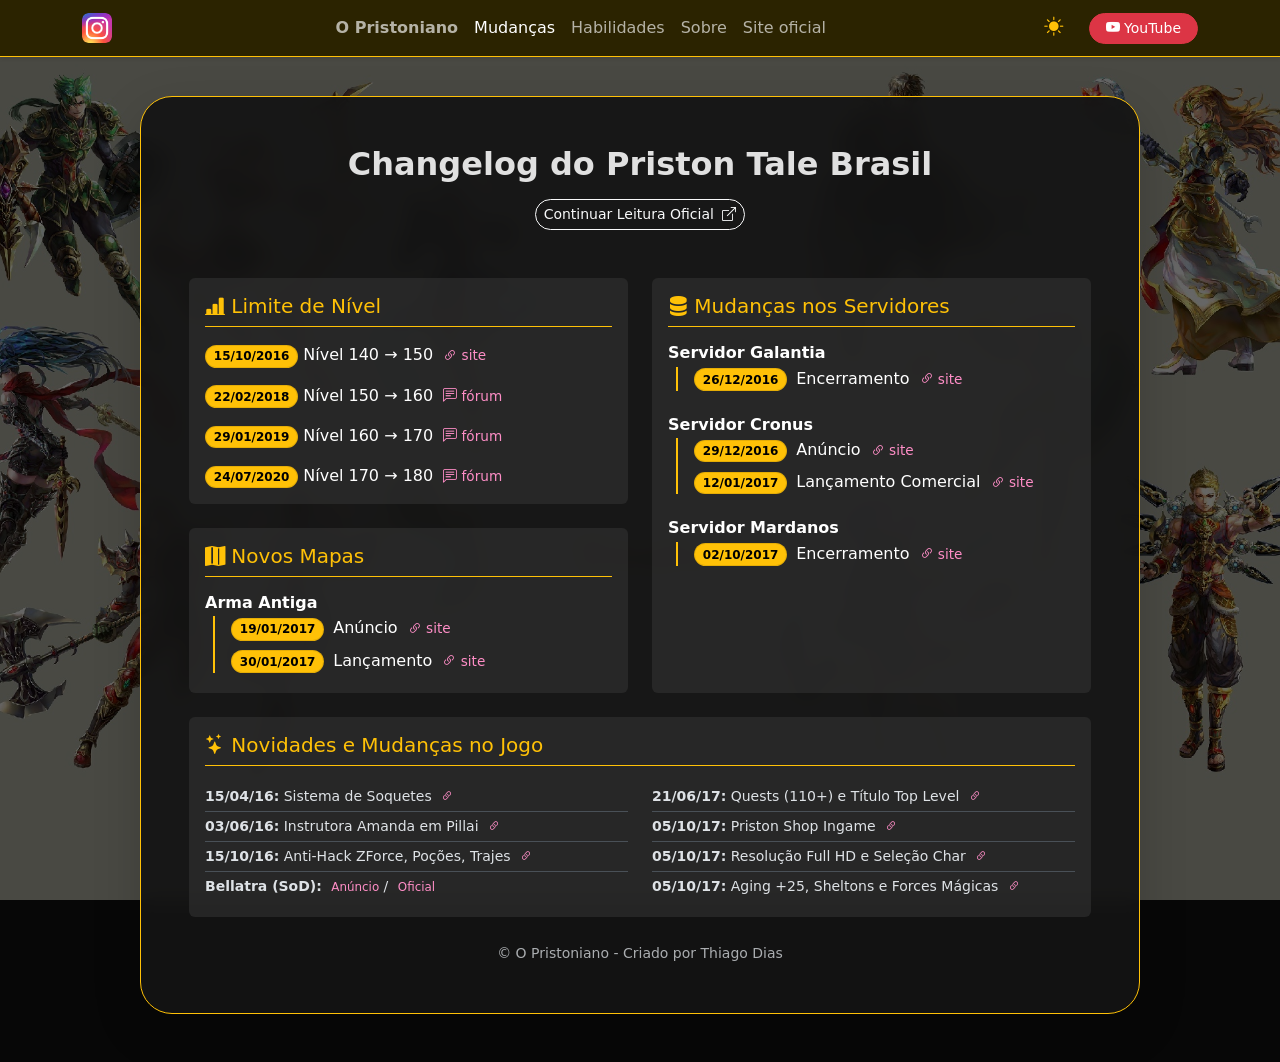
<file: mudancas.html>
<!DOCTYPE html>
<html lang="pt-br" data-bs-theme="dark">
<head>
    <meta charset="utf-8">
    <meta name="viewport" content="width=device-width, initial-scale=1">

    <link href="https://cdn.jsdelivr.net/npm/bootstrap@5.3.3/dist/css/bootstrap.min.css" rel="stylesheet" integrity="sha384-QWTKZyjpPEjISv5WaRU9OFeRpok6YctnYmDr5pNlyT2bRjXh0JMhjY6hW+ALEwIH" crossorigin="anonymous">
    <link rel="stylesheet" href="https://cdn.jsdelivr.net/npm/bootstrap-icons@1.11.3/font/bootstrap-icons.min.css">

    <meta http-equiv="content-language" content="pt-br">
    <meta name="author" content="Thiago Dias">
    <meta property="og:site_name" content="O Pristoniano">
    <title>O Pristoniano - Changelog</title>
    <meta name="description" content="Histórico de atualizações do Priston Tale Brasil">
    <link rel="shortcut icon" href="/pristoniano.ico">

    <style>
        /* --- ESTILOS GERAIS & MODO ESCURO (PADRÃO) --- */
        body {
            background-image: url('CapaFundo.jpg');
            background-size: cover;
            background-position: center;
            background-attachment: fixed;
            min-height: 100vh;
            /* Escurece a imagem de fundo por padrão */
            background-blend-mode: overlay;
            background-color: rgba(0, 0, 0, 0.6);
            transition: background-color 0.5s ease;
        }

        /* Painel Principal */
        .glass-panel {
            background: rgba(20, 20, 20, 0.92); /* Preto Translúcido */
            backdrop-filter: blur(10px);
            -webkit-backdrop-filter: blur(10px);
            border: 1px solid #ffc107; /* Borda Dourada no Escuro */
            color: #e0e0e0;
            transition: background-color 0.3s, border-color 0.3s, color 0.3s;
        }

        /* Navbar */
        .navbar-custom {
            background-color: #2b2300 !important; /* Dourado muito escuro */
            border-bottom: 1px solid #ffc107; /* Borda Dourada no Escuro */
            transition: background-color 0.3s, border-color 0.3s;
        }

        /* Cards Internos */
        .card-custom {
            background-color: rgba(50, 50, 50, 0.6);
            border: none;
            color: #fff;
            transition: transform 0.2s, background-color 0.3s, color 0.3s;
        }

        .card-custom:hover {
            transform: translateY(-2px);
            box-shadow: 0 4px 15px rgba(0,0,0,0.3);
        }

        /* Títulos */
        h4, .h5 {
            color: #ffc107 !important; /* Dourado */
        }

        /* Badges de Data */
        .date-badge {
            background-color: #ffc107;
            color: #000;
            font-weight: 700;
            font-size: 0.75rem;
            min-width: 85px;
            display: inline-block;
            text-align: center;
            border: 1px solid rgba(0,0,0,0.1);
        }

        /* Links de Referência */
        .ref-link {
            color: #ff8ec7; /* Rosa claro para contraste no escuro */
            text-decoration: none;
            font-size: 0.85em;
            margin-left: 5px;
        }
        .ref-link:hover {
            text-decoration: underline;
            color: #ffc1e3;
        }

        /* Linha do Tempo */
        .timeline-group { position: relative; }
        .timeline-items {
            border-left: 2px solid #ffc107; /* Linha Dourada no Escuro */
            margin-left: 0.5rem;
            padding-left: 1rem;
            transition: border-color 0.3s;
        }

        /* Botão de Toggle */
        .theme-toggle-btn {
            cursor: pointer;
            border: none;
            background: transparent;
            font-size: 1.2rem;
            padding: 5px 10px;
            border-radius: 50%;
            color: #ffc107; /* Ícone amarelo no modo escuro */
            transition: background 0.3s;
        }
        .theme-toggle-btn:hover {
            background: rgba(255,255,255,0.1);
        }


        /* --- MODO CLARO (OVERRIDES - BORDA PRETA) --- */
        [data-bs-theme="light"] body {
            background-blend-mode: normal;
            background-color: transparent;
        }

        [data-bs-theme="light"] .glass-panel {
            background: rgba(255, 243, 205, 0.95); /* Amarelo Claro */
            border: 1px solid #000000; /* BORDA PRETA */
            color: #212529;
        }

        [data-bs-theme="light"] .navbar-custom {
            background-color: var(--bs-warning-bg-subtle) !important;
            border-bottom: 1px solid #000000; /* BORDA PRETA */
        }

        [data-bs-theme="light"] .card-custom {
            background-color: rgba(255, 255, 255, 0.7);
            color: #212529;
        }

        [data-bs-theme="light"] h4, 
        [data-bs-theme="light"] .h5 {
            color: #212529 !important; /* Títulos escuros */
        }

        /* Linha da timeline preta no modo claro para combinar */
        [data-bs-theme="light"] .timeline-items {
            border-left: 2px solid #000000; 
        }

        /* Linha abaixo dos títulos preta no modo claro */
        [data-bs-theme="light"] .border-warning {
            border-color: #000000 !important;
        }
        
        [data-bs-theme="light"] .ref-link {
            color: #d63384; 
        }

        [data-bs-theme="light"] .theme-toggle-btn {
            color: #000;
        }
        [data-bs-theme="light"] .theme-toggle-btn:hover {
            background: rgba(0,0,0,0.1);
        }
    </style>
</head>

<body>

    <nav class="navbar fixed-top navbar-expand-lg navbar-custom shadow-sm">
        <div class="container">
            <a class="navbar-brand d-flex align-items-center gap-2" href="https://www.instagram.com/pristoniano" target="_blank">
                <img src="Sociais/iglogo.png" class="rounded" alt="Instagram" height="30" width="30">
            </a>
            
            <div class="d-flex align-items-center gap-3 order-lg-3">
                <button class="theme-toggle-btn" id="themeToggle" title="Alternar Modo Escuro/Claro">
                    <i class="bi bi-sun-fill" id="themeIcon"></i>
                </button>

                <button class="navbar-toggler" type="button" data-bs-toggle="collapse" data-bs-target="#navbarMain">
                    <span class="navbar-toggler-icon"></span>
                </button>
            </div>

            <div class="collapse navbar-collapse order-lg-2" id="navbarMain">
                <ul class="navbar-nav mx-auto mb-2 mb-lg-0 text-center fw-medium">
                    <li class="nav-item"><a class="nav-link fw-bold" href="https://www.pristoniano.com.br/">O Pristoniano</a></li>
                    <li class="nav-item"><a class="nav-link active" href="/mudancas.html">Mudanças</a></li>
                    <li class="nav-item"><a class="nav-link" href="/habilidades.html">Habilidades</a></li>
                    <li class="nav-item"><a class="nav-link" href="/sobre.html">Sobre</a></li>
                    <li class="nav-item"><a class="nav-link" href="https://zenit.games/priston" target="_blank">Site oficial</a></li>
                </ul>
                <div class="d-flex justify-content-center d-lg-none mt-3">
                    <a href="https://www.youtube.com/channel/UCvl6-VoJETMvjuAG0NNvmWA" target="_blank" class="btn btn-danger btn-sm rounded-pill px-3">
                        <i class="bi bi-youtube"></i> YouTube
                    </a>
                </div>
            </div>
            
            <div class="d-none d-lg-flex order-lg-3 ms-3">
                 <a href="https://www.youtube.com/channel/UCvl6-VoJETMvjuAG0NNvmWA" target="_blank" class="btn btn-danger btn-sm rounded-pill px-3">
                    <i class="bi bi-youtube"></i> YouTube
                </a>
            </div>
        </div>
    </nav>

    <main class="container py-5 mt-5">
        <div class="glass-panel p-4 p-md-5 rounded-5 shadow-lg mx-auto" style="max-width: 1000px;">
            
            <div class="text-center mb-5">
                <h1 class="h2 fw-bold mb-2">Changelog do Priston Tale Brasil</h1>
                <a href="https://zenit.games/priston/noticias.php?p=107&f=0" target="_blank" class="btn btn-outline-light btn-sm rounded-pill mt-2">
                    Continuar Leitura Oficial <i class="bi bi-box-arrow-up-right ms-1"></i>
                </a>
            </div>

            <div class="row g-4">
                
                <div class="col-lg-6 d-flex flex-column gap-4">
                    
                    <div class="card card-custom">
                        <div class="card-body">
                            <h4 class="h5 border-bottom border-warning pb-2 mb-3"><i class="bi bi-bar-chart-line-fill"></i> Limite de Nível</h4>
                            <ul class="list-unstyled mb-0">
                                <li class="mb-3">
                                    <span class="badge date-badge rounded-pill">15/10/2016</span>
                                    <span>Nível 140 &rarr; 150</span>
                                    <a href="https://zenit.games/priston/noticia.php?Preview_Update_Build_4.21.1" target="_blank" class="ref-link"><i class="bi bi-link-45deg"></i> site</a>
                                </li>
                                <li class="mb-3">
                                    <span class="badge date-badge rounded-pill">22/02/2018</span>
                                    <span>Nível 150 &rarr; 160</span>
                                    <a href="https://forum.priston.com.br/forum/equipe-priston-tale/manutenções/6984-implementações-correções-e-otimizações-da-manutenção-do-dia-22-02" target="_blank" class="ref-link"><i class="bi bi-chat-left-text"></i> fórum</a>
                                </li>
                                <li class="mb-3">
                                    <span class="badge date-badge rounded-pill">29/01/2019</span>
                                    <span>Nível 160 &rarr; 170</span>
                                    <a href="https://forum.priston.com.br/forum/equipe-priston-tale/manutenções/18209-implementações-correções-e-otimizações-da-manutenção-do-dia-29-01" target="_blank" class="ref-link"><i class="bi bi-chat-left-text"></i> fórum</a>
                                </li>
                                <li>
                                    <span class="badge date-badge rounded-pill">24/07/2020</span>
                                    <span>Nível 170 &rarr; 180</span>
                                    <a href="https://forum.priston.com.br/forum/equipe-priston-tale/manutenções/34617-update-otimizações-e-correções-da-manutenção-do-dia-24-07" target="_blank" class="ref-link"><i class="bi bi-chat-left-text"></i> fórum</a>
                                </li>
                            </ul>
                        </div>
                    </div>

                    <div class="card card-custom flex-fill">
                        <div class="card-body">
                            <h4 class="h5 border-bottom border-warning pb-2 mb-3"><i class="bi bi-map-fill"></i> Novos Mapas</h4>
                             <div class="timeline-group">
                                <h6 class="fw-bold mb-1">Arma Antiga</h6>
                                <div class="timeline-items">
                                    <div class="mb-2">
                                        <span class="badge date-badge rounded-pill me-1">19/01/2017</span>
                                        Anúncio
                                        <a href="https://zenit.games/priston/noticia.php?Preview_Update_Arma_Antiga" target="_blank" class="ref-link"><i class="bi bi-link-45deg"></i> site</a>
                                    </div>
                                    <div class="mb-1">
                                        <span class="badge date-badge rounded-pill me-1">30/01/2017</span>
                                        Lançamento
                                        <a href="https://zenit.games/priston/noticia.php?Update_Versao_4.21.3" target="_blank" class="ref-link"><i class="bi bi-link-45deg"></i> site</a>
                                    </div>
                                </div>
                            </div>
                        </div>
                    </div>

                </div>

                <div class="col-lg-6">
                    <div class="card card-custom h-100">
                        <div class="card-body">
                            <h4 class="h5 border-bottom border-warning pb-2 mb-3"><i class="bi bi-server"></i> Mudanças nos Servidores</h4>
                            
                            <div class="timeline-group mb-4">
                                <h6 class="fw-bold mb-1">Servidor Galantia</h6>
                                <div class="timeline-items">
                                    <div class="mb-1">
                                        <span class="badge date-badge rounded-pill me-1">26/12/2016</span>
                                        Encerramento
                                        <a href="https://zenit.games/priston/noticia.php?Encerramento_Galantia" target="_blank" class="ref-link"><i class="bi bi-link-45deg"></i> site</a>
                                    </div>
                                </div>
                            </div>

                            <div class="timeline-group mb-4">
                                <h6 class="fw-bold mb-1">Servidor Cronus</h6>
                                <div class="timeline-items">
                                    <div class="mb-2">
                                        <span class="badge date-badge rounded-pill me-1">29/12/2016</span>
                                        Anúncio
                                        <a href="https://zenit.games/priston/noticia.php?Lancamento_Servidor_Cronus" target="_blank" class="ref-link"><i class="bi bi-link-45deg"></i> site</a>
                                    </div>
                                    <div class="mb-1">
                                        <span class="badge date-badge rounded-pill me-1">12/01/2017</span>
                                        Lançamento Comercial
                                        <a href="https://zenit.games/priston/noticia.php?Lancamento_Comercial_Servidor_Cronus" target="_blank" class="ref-link"><i class="bi bi-link-45deg"></i> site</a>
                                    </div>
                                </div>
                            </div>

                            <div class="timeline-group">
                                <h6 class="fw-bold mb-1">Servidor Mardanos</h6>
                                <div class="timeline-items">
                                    <div class="mb-1">
                                        <span class="badge date-badge rounded-pill me-1">02/10/2017</span>
                                        Encerramento
                                        <a href="https://zenit.games/priston/noticia.php?Encerramento_Mardanos" target="_blank" class="ref-link"><i class="bi bi-link-45deg"></i> site</a>
                                    </div>
                                </div>
                            </div>

                        </div>
                    </div>
                </div>

                <div class="col-12">
                    <div class="card card-custom">
                        <div class="card-body">
                            <h4 class="h5 border-bottom border-warning pb-2 mb-3"><i class="bi bi-stars"></i> Novidades e Mudanças no Jogo</h4>
                            <div class="row">
                                <div class="col-md-6">
                                    <ul class="list-group list-group-flush bg-transparent small">
                                        <li class="list-group-item bg-transparent py-1 ps-0">
                                            <b>15/04/16:</b> Sistema de Soquetes
                                            <a href="https://zenit.games/priston/noticia.php?Update_Abril" target="_blank" class="ref-link"><i class="bi bi-link-45deg"></i></a>
                                        </li>
                                        <li class="list-group-item bg-transparent py-1 ps-0">
                                            <b>03/06/16:</b> Instrutora Amanda em Pillai
                                            <a href="https://zenit.games/priston/noticia.php?PNJs_Drop_Chamados" target="_blank" class="ref-link"><i class="bi bi-link-45deg"></i></a>
                                        </li>
                                        <li class="list-group-item bg-transparent py-1 ps-0">
                                            <b>15/10/16:</b> Anti-Hack ZForce, Poções, Trajes
                                            <a href="https://zenit.games/priston/noticia.php?Preview_Update_Build_4.21.1" target="_blank" class="ref-link"><i class="bi bi-link-45deg"></i></a>
                                        </li>
                                        <li class="list-group-item bg-transparent py-1 ps-0">
                                            <b>Bellatra (SoD):</b> 
                                            <a href="https://zenit.games/priston/noticia.php?Revitalizacao_SoD" target="_blank" class="ref-link">Anúncio</a> / 
                                            <a href="https://zenit.games/priston/noticia.php?SoD_Oficial" target="_blank" class="ref-link">Oficial</a>
                                        </li>
                                    </ul>
                                </div>
                                <div class="col-md-6">
                                    <ul class="list-group list-group-flush bg-transparent small">
                                        <li class="list-group-item bg-transparent py-1 ps-0">
                                            <b>21/06/17:</b> Quests (110+) e Título Top Level
                                            <a href="https://zenit.games/priston/noticia.php?Update_4214" target="_blank" class="ref-link"><i class="bi bi-link-45deg"></i></a>
                                        </li>
                                        <li class="list-group-item bg-transparent py-1 ps-0">
                                            <b>05/10/17:</b> Priston Shop Ingame
                                            <a href="https://zenit.games/priston/noticia.php?Update_4.21.5_Novas_Funcionalidades" target="_blank" class="ref-link"><i class="bi bi-link-45deg"></i></a>
                                        </li>
                                        <li class="list-group-item bg-transparent py-1 ps-0">
                                            <b>05/10/17:</b> Resolução Full HD e Seleção Char
                                            <a href="https://zenit.games/priston/noticia.php?Update_4.21.5_Novas_Funcionalidades" target="_blank" class="ref-link"><i class="bi bi-link-45deg"></i></a>
                                        </li>
                                        <li class="list-group-item bg-transparent py-1 ps-0">
                                            <b>05/10/17:</b> Aging +25, Sheltons e Forces Mágicas
                                            <a href="https://zenit.games/priston/noticia.php?Update_4.21.5_Novas_Funcionalidades" target="_blank" class="ref-link"><i class="bi bi-link-45deg"></i></a>
                                        </li>
                                    </ul>
                                </div>
                            </div>
                        </div>
                    </div>
                </div>

            </div>
            
            <div class="text-center mt-4">
                <small class="text-muted">&copy; O Pristoniano - Criado por Thiago Dias</small>
            </div>
        </div>
    </main>

    <script src="https://cdn.jsdelivr.net/npm/bootstrap@5.3.3/dist/js/bootstrap.bundle.min.js" integrity="sha384-YvpcrYf0tY3lHB60NNkmXc5s9fDVZLESaAA55NDzOxhy9GkcIdslK1eN7N6jIeHz" crossorigin="anonymous"></script>
    
    <script>
        const themeToggle = document.getElementById('themeToggle');
        const themeIcon = document.getElementById('themeIcon');
        const htmlElement = document.documentElement;

        // Recupera a preferência salva. Se não houver, mantém 'dark' como padrão
        const savedTheme = localStorage.getItem('theme');
        if (savedTheme) {
            htmlElement.setAttribute('data-bs-theme', savedTheme);
            updateIcon(savedTheme);
        } else {
            // Garante que o ícone inicial corresponda ao padrão (Dark)
            updateIcon('dark');
        }

        themeToggle.addEventListener('click', () => {
            const currentTheme = htmlElement.getAttribute('data-bs-theme');
            const newTheme = currentTheme === 'dark' ? 'light' : 'dark';
            
            htmlElement.setAttribute('data-bs-theme', newTheme);
            localStorage.setItem('theme', newTheme);
            updateIcon(newTheme);
        });

        function updateIcon(theme) {
            if (theme === 'dark') {
                themeIcon.classList.remove('bi-moon-stars-fill');
                themeIcon.classList.add('bi-sun-fill');
                themeToggle.style.color = '#ffc107'; // Ícone Sol Amarelo
            } else {
                themeIcon.classList.remove('bi-sun-fill');
                themeIcon.classList.add('bi-moon-stars-fill');
                themeToggle.style.color = '#000'; // Ícone Lua Preta
            }
        }
    </script>
</body>
</html>
</file>
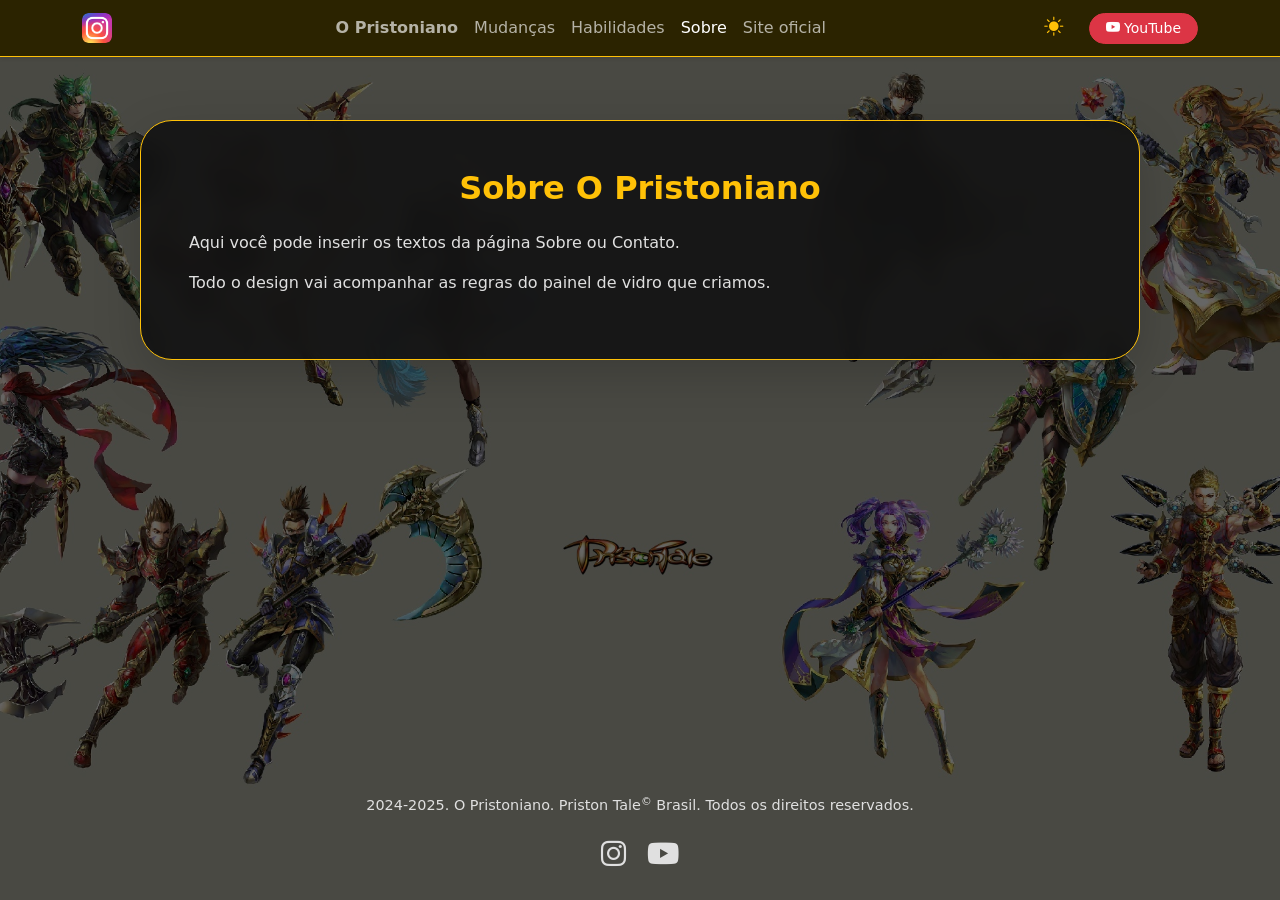
<file: sobre.html>
<!DOCTYPE html>
<html lang="pt-br" data-bs-theme="dark">
<head>
    <meta charset="utf-8">
    <meta name="viewport" content="width=device-width, initial-scale=1">

    <link href="https://cdn.jsdelivr.net/npm/bootstrap@5.3.3/dist/css/bootstrap.min.css" rel="stylesheet" integrity="sha384-QWTKZyjpPEjISv5WaRU9OFeRpok6YctnYmDr5pNlyT2bRjXh0JMhjY6hW+ALEwIH" crossorigin="anonymous">
    <link rel="stylesheet" href="https://cdn.jsdelivr.net/npm/bootstrap-icons@1.11.3/font/bootstrap-icons.min.css">
    <link rel="stylesheet" href="https://cdnjs.cloudflare.com/ajax/libs/font-awesome/6.5.0/css/all.min.css">

    <meta http-equiv="content-language" content="pt-br">
    <meta name="author" content="Thiago Dias">
    <meta name="creator" content="Thiago Dias">
    <meta property="og:site_name" content="O Pristoniano">
    <title>O Pristoniano - Sobre</title>
    <meta name="description" content="Site sobre o MMO RPG Priston Tale Brasil">
    <meta name="keywords" content="Priston Tale Brasil">
    <link rel="shortcut icon" href="/pristoniano.ico">

    <style>
        /* --- ESTILOS GERAIS & MODO ESCURO (PADRÃO) --- */
        body {
            background-image: url('CapaFundo.jpg');
            background-size: cover;
            background-position: center;
            background-attachment: fixed;
            min-height: 100vh;
            background-blend-mode: overlay;
            background-color: rgba(0, 0, 0, 0.6);
            transition: background-color 0.5s ease;
            display: flex;
            flex-direction: column;
        }

        main {
            flex: 1;
        }

        /* --- PAINEL DE VIDRO (GLASSMORPHISM) --- */
        .glass-panel {
            background: rgba(20, 20, 20, 0.92);
            backdrop-filter: blur(10px);
            -webkit-backdrop-filter: blur(10px);
            border: 1px solid #ffc107;
            color: #e0e0e0;
            transition: background-color 0.3s, border-color 0.3s, color 0.3s;
        }

        /* --- NAVBAR --- */
        .navbar-custom {
            background-color: #2b2300 !important;
            border-bottom: 1px solid #ffc107;
            transition: background-color 0.3s, border-color 0.3s;
        }

        /* --- BOTÃO DE TEMA --- */
        .theme-toggle-btn {
            cursor: pointer;
            border: none;
            background: transparent;
            font-size: 1.2rem;
            padding: 5px 10px;
            border-radius: 50%;
            color: #ffc107;
            transition: background 0.3s;
        }
        .theme-toggle-btn:hover { background: rgba(255,255,255,0.1); }

        /* --- RODAPÉ & ÍCONES SOCIAIS --- */
        footer {
            font-size: 0.9rem;
            color: #e0e0e0;
            transition: color 0.3s;
        }

        .social-icons a {
            color: #e0e0e0;
            margin: 0 8px;
            font-size: 1.8rem;
            transition: transform 0.3s, color 0.3s;
            display: inline-block;
        }

        .social-icons a:hover {
            transform: scale(1.2);
            color: #ffc107; 
        }

        /* Títulos Internos */
        h1, h2, h3, h4, .h5 { color: #ffc107 !important; }

        /* --- MODO CLARO (OVERRIDES) --- */
        [data-bs-theme="light"] body { background-blend-mode: normal; background-color: transparent; }
        [data-bs-theme="light"] .glass-panel { background: rgba(235, 225, 205, 0.95); border: 1px solid #8b6b4a; color: #3e2723; }
        [data-bs-theme="light"] .navbar-custom { background-color: #d7ccc8 !important; border-bottom: 1px solid #8b6b4a; }
        [data-bs-theme="light"] .theme-toggle-btn { color: #4e342e; }
        [data-bs-theme="light"] .theme-toggle-btn:hover { background: rgba(139, 107, 74, 0.15); }
        [data-bs-theme="light"] h1, [data-bs-theme="light"] h2, [data-bs-theme="light"] h3, [data-bs-theme="light"] h4, [data-bs-theme="light"] .h5 { color: #4e342e !important; }
        [data-bs-theme="light"] footer { color: #4e342e; font-weight: bold; }
        [data-bs-theme="light"] .social-icons a { color: #4e342e; }
        [data-bs-theme="light"] .social-icons a:hover { color: #8b6b4a; } 
    </style>
</head>

<body>
    <nav class="navbar fixed-top navbar-expand-lg navbar-custom shadow-sm">
        <div class="container">
            <a class="navbar-brand d-flex align-items-center gap-2" href="https://www.instagram.com/pristoniano" target="_blank">
                <img src="Sociais/iglogo.png" class="rounded" alt="Instagram" height="30" width="30">
            </a>
            
            <div class="d-flex align-items-center gap-3 order-lg-3">
                <button class="theme-toggle-btn" id="themeToggle" title="Alternar Modo Escuro/Claro">
                    <i class="bi bi-sun-fill" id="themeIcon"></i>
                </button>

                <button class="navbar-toggler" type="button" data-bs-toggle="collapse" data-bs-target="#navbarMain">
                    <span class="navbar-toggler-icon"></span>
                </button>
            </div>

            <div class="collapse navbar-collapse order-lg-2" id="navbarMain">
                <ul class="navbar-nav mx-auto mb-2 mb-lg-0 text-center fw-medium">
                    <li class="nav-item"><a class="nav-link fw-bold" href="https://www.pristoniano.com.br/">O Pristoniano</a></li>
                    <li class="nav-item"><a class="nav-link" href="/mudancas.html">Mudanças</a></li>
                    <li class="nav-item"><a class="nav-link" href="/habilidades.html">Habilidades</a></li>
                    <li class="nav-item"><a class="nav-link active" href="/sobre.html">Sobre</a></li>
                    <li class="nav-item"><a class="nav-link" href="https://zenit.games/priston" target="_blank">Site oficial</a></li>
                </ul>
                <div class="d-flex justify-content-center d-lg-none mt-3">
                    <a href="https://www.youtube.com/channel/UCvl6-VoJETMvjuAG0NNvmWA" target="_blank" class="btn btn-danger btn-sm rounded-pill px-3">
                        <i class="bi bi-youtube"></i> YouTube
                    </a>
                </div>
            </div>
            
            <div class="d-none d-lg-flex order-lg-3 ms-3">
                 <a href="https://www.youtube.com/channel/UCvl6-VoJETMvjuAG0NNvmWA" target="_blank" class="btn btn-danger btn-sm rounded-pill px-3">
                    <i class="bi bi-youtube"></i> YouTube
                </a>
            </div>
        </div>
    </nav>

    <main class="container py-5 mt-5">
        <div class="glass-panel p-4 p-md-5 rounded-5 shadow-lg mx-auto mt-4" style="max-width: 1000px;">
            
            <div class="text-center mb-4">
                <h1 class="h2 fw-bold mb-2">Sobre O Pristoniano</h1>
            </div>

            <div class="content-section">
                <p>Aqui você pode inserir os textos da página Sobre ou Contato.</p>
                <p>Todo o design vai acompanhar as regras do painel de vidro que criamos.</p>
            </div>

        </div>
    </main>

    <footer class="text-center py-4">
        <div class="container">
            <p class="mb-2">
                2024-2025. O Pristoniano. Priston Tale<sup>&copy;</sup> Brasil. Todos os direitos reservados.
            </p>
            <div class="social-icons mt-3">
                <a href="https://www.instagram.com/pristoniano" target="_blank"><i class="fab fa-instagram"></i></a>
                <a href="https://www.youtube.com/@Pristoniano" target="_blank"><i class="fab fa-youtube"></i></a>
            </div>
        </div>
    </footer>

    <script src="https://cdn.jsdelivr.net/npm/bootstrap@5.3.3/dist/js/bootstrap.bundle.min.js" integrity="sha384-YvpcrYf0tY3lHB60NNkmXc5s9fDVZLESaAA55NDzOxhy9GkcIdslK1eN7N6jIeHz" crossorigin="anonymous"></script>
    
    <script>
        /* =========================================
           TEMA (CLARO/ESCURO)
           ========================================= */
        const themeToggle = document.getElementById('themeToggle');
        const themeIcon = document.getElementById('themeIcon');
        const htmlElement = document.documentElement;

        const savedTheme = localStorage.getItem('theme');
        if (savedTheme) {
            htmlElement.setAttribute('data-bs-theme', savedTheme);
            updateIcon(savedTheme);
        } else {
            updateIcon('dark'); 
        }

        themeToggle.addEventListener('click', () => {
            const currentTheme = htmlElement.getAttribute('data-bs-theme');
            const newTheme = currentTheme === 'dark' ? 'light' : 'dark';
            htmlElement.setAttribute('data-bs-theme', newTheme);
            localStorage.setItem('theme', newTheme);
            updateIcon(newTheme);
        });

        function updateIcon(theme) {
            if (theme === 'dark') {
                themeIcon.classList.remove('bi-moon-stars-fill');
                themeIcon.classList.add('bi-sun-fill');
                themeToggle.style.color = '#ffc107'; 
            } else {
                themeIcon.classList.remove('bi-sun-fill');
                themeIcon.classList.add('bi-moon-stars-fill');
                themeToggle.style.color = '#4e342e'; 
            }
        }
    </script>
</body>
</html>
</file>
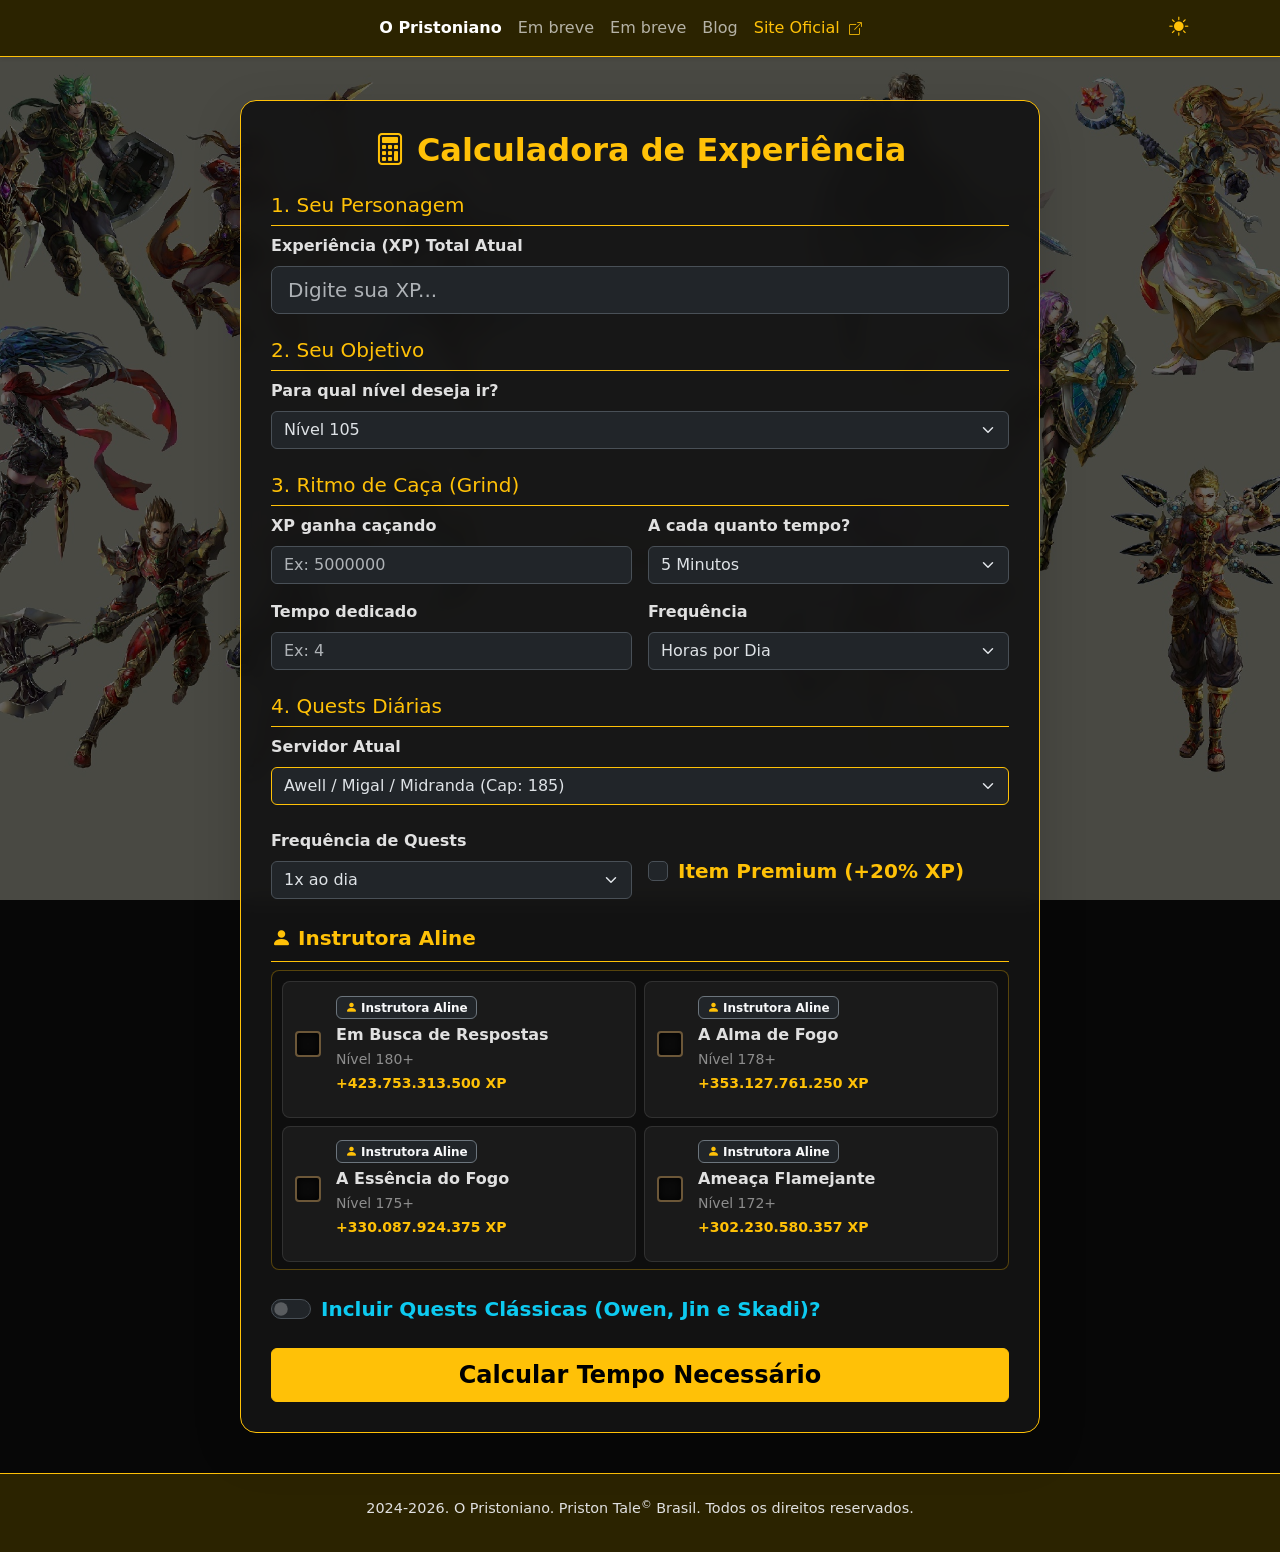
<file: xp.html>
<!DOCTYPE html>
<html lang="pt-br" data-bs-theme="dark">
<head>
    <meta charset="utf-8" />
    <meta name="viewport" content="width=device-width, initial-scale=1" />
    
    <link href="https://cdn.jsdelivr.net/npm/bootstrap@5.3.3/dist/css/bootstrap.min.css" rel="stylesheet" integrity="sha384-QWTKZyjpPEjISv5WaRU9OFeRpok6YctnYmDr5pNlyT2bRjXh0JMhjY6hW+ALEwIH" crossorigin="anonymous" />
    <link rel="stylesheet" href="https://cdn.jsdelivr.net/npm/bootstrap-icons@1.11.3/font/bootstrap-icons.min.css" />
    <link rel="stylesheet" href="https://cdnjs.cloudflare.com/ajax/libs/font-awesome/6.5.0/css/all.min.css" />
    
    <meta http-equiv="content-language" content="pt-br">
    <meta name="author" content="Thiago Dias" />
    <meta property="og:site_name" content="O Pristoniano">
    <title>Calculadora de XP - O Pristoniano</title>
    
    <style>
        /* --- ESTILOS GERAIS & MODO ESCURO --- */
        body {
            background-image: url('CapaFundo.jpg');
            background-size: cover;
            background-position: center;
            background-attachment: fixed;
            min-height: 100vh;
            background-blend-mode: overlay;
            background-color: rgba(0, 0, 0, 0.6);
            transition: background-color 0.5s ease;
            display: flex;
            flex-direction: column;
        }

        main {
            flex: 1;
            display: flex;
            justify-content: center;
            align-items: center;
            padding-top: 100px;
            padding-bottom: 40px;
        }

        /* --- PAINEL DE VIDRO --- */
        .glass-panel {
            background: rgba(20, 20, 20, 0.92);
            backdrop-filter: blur(10px);
            -webkit-backdrop-filter: blur(10px);
            border: 1px solid #ffc107;
            color: #e0e0e0;
            transition: background-color 0.3s, border-color 0.3s, color 0.3s;
        }

        /* --- NAVBAR E RODAPÉ --- */
        .navbar-custom { background-color: #2b2300 !important; border-bottom: 1px solid #ffc107; }
        .theme-toggle-btn { cursor: pointer; border: none; background: transparent; font-size: 1.2rem; padding: 5px 10px; border-radius: 50%; color: #ffc107; }
        .theme-toggle-btn:hover { background: rgba(255,255,255,0.1); }
        footer { background-color: #2b2300; border-top: 1px solid #ffc107; font-size: 0.9rem; color: #e0e0e0; margin-top: auto; }
        .social-icons a { color: #e0e0e0; margin: 0 8px; font-size: 1.8rem; transition: transform 0.3s, color 0.3s; display: inline-block; }
        .social-icons a:hover { transform: scale(1.2); color: #ffc107; }

        /* --- MODO CLARO --- */
        [data-bs-theme="light"] body { background-blend-mode: normal; background-color: transparent; }
        [data-bs-theme="light"] .glass-panel { background: rgba(235, 225, 205, 0.95); border: 1px solid #8b6b4a; color: #3e2723; }
        [data-bs-theme="light"] .navbar-custom { background-color: #d7ccc8 !important; border-bottom: 1px solid #8b6b4a; }
        [data-bs-theme="light"] .theme-toggle-btn { color: #4e342e; }
        [data-bs-theme="light"] .navbar-custom .nav-link { color: #4e342e !important; }
        [data-bs-theme="light"] .navbar-custom .nav-link:hover, [data-bs-theme="light"] .navbar-custom .nav-link.active { color: #261a18 !important; }
        [data-bs-theme="dark"] .nav-link.text-warning { color: #ffc107 !important; }
        [data-bs-theme="light"] .nav-link.text-warning { color: #a44537 !important; }
        [data-bs-theme="light"] footer { background-color: #d7ccc8; border-top: 1px solid #8b6b4a; color: #4e342e; }
        [data-bs-theme="light"] .social-icons a { color: #4e342e; }

        /* --- ESTILOS DA CALCULADORA --- */
        .calc-container { width: 100%; max-width: 800px; padding: 30px; }
        .form-label { font-weight: 600; }
        
        .result-box {
            background: rgba(0, 0, 0, 0.3);
            border-radius: 8px;
            padding: 15px;
            margin-top: 20px;
            border: 1px solid rgba(255, 193, 7, 0.3);
        }
        [data-bs-theme="light"] .result-box {
            background: rgba(255, 255, 255, 0.5);
            border-color: #8b6b4a;
        }

        /* --- LISTA DE QUESTS E SCROLLBAR --- */
        .lista-quests-container {
            max-height: 300px;
            overflow-y: auto;
            overflow-x: hidden;
            padding: 10px;
            border: 1px solid rgba(255, 193, 7, 0.3);
            border-radius: 8px;
            background: rgba(0, 0, 0, 0.2);
        }
        [data-bs-theme="light"] .lista-quests-container {
            background: rgba(255, 255, 255, 0.3);
            border-color: rgba(139, 107, 74, 0.3);
        }
        
        .lista-quests-container::-webkit-scrollbar { width: 8px; }
        .lista-quests-container::-webkit-scrollbar-track { background: rgba(0,0,0,0.1); border-radius: 4px; }
        .lista-quests-container::-webkit-scrollbar-thumb { background: rgba(255,193,7,0.5); border-radius: 4px; }
        .lista-quests-container::-webkit-scrollbar-thumb:hover { background: rgba(255,193,7,0.8); }

        /* --- CHECKBOX DE QUESTS (ESTILO RPG) --- */
        .quest-box {
            background: rgba(255, 255, 255, 0.05);
            border: 1px solid rgba(255,255,255, 0.1);
            border-radius: 8px;
            padding: 12px;
            margin-bottom: 10px;
            transition: border-color 0.2s, background-color 0.2s;
            height: 100%;
        }
        [data-bs-theme="light"] .quest-box {
            background: rgba(0, 0, 0, 0.03);
            border-color: rgba(0, 0, 0, 0.1);
        }
        
        .quest-checkbox { display: none; }
        
        .quest-label {
            display: flex;
            align-items: center;
            cursor: pointer;
            width: 100%;
            margin: 0;
        }
        
        .quest-marker {
            width: 26px;
            height: 26px;
            min-width: 26px;
            background: rgba(0, 0, 0, 0.6);
            border: 2px solid #6c5738; 
            border-radius: 4px;
            margin-right: 15px;
            display: flex;
            justify-content: center;
            align-items: center;
            transition: all 0.2s ease-in-out;
            box-shadow: inset 0 0 8px rgba(0,0,0,1);
        }
        
        .quest-box:hover { border-color: rgba(255, 193, 7, 0.5); }
        .quest-box:hover .quest-marker {
            border-color: #ffc107;
            box-shadow: inset 0 0 5px rgba(255,193,7,0.3), 0 0 5px rgba(255,193,7,0.4);
        }

        .quest-checkbox:checked + .quest-label .quest-marker {
            background: rgba(43, 35, 0, 0.8);
            border-color: #ffc107;
        }
        
        .quest-checkbox:checked + .quest-label .quest-marker::after {
            content: '\f00c'; 
            font-family: "Font Awesome 6 Free";
            font-weight: 900;
            color: #ffc107;
            font-size: 1.1rem;
            text-shadow: 0 0 8px #ffc107;
        }
        
        [data-bs-theme="light"] .quest-marker {
            background: rgba(255, 255, 255, 0.6);
            border-color: #8b6b4a;
            box-shadow: inset 0 0 5px rgba(0,0,0,0.1);
        }
        [data-bs-theme="light"] .quest-checkbox:checked + .quest-label .quest-marker {
            background: rgba(255, 193, 7, 0.2);
        }
        
        /* Ajuste do Badge de NPC no Modo Claro */
        [data-bs-theme="light"] .badge-npc {
            background-color: #e9ecef !important;
            color: #4e342e !important;
            border-color: #ced4da !important;
        }

        /* Toggle de Quests Extras */
        .form-switch .form-check-input:checked {
            background-color: #ffc107;
            border-color: #ffc107;
        }
    </style>
</head>
<body>
    
    <nav class="navbar fixed-top navbar-expand-lg navbar-custom shadow-sm">
        <div class="container">
            <div class="d-flex align-items-center gap-3 order-lg-3">
                <button class="theme-toggle-btn" id="themeToggle" title="Alternar Modo">
                    <i class="bi bi-sun-fill" id="themeIcon"></i>
                </button>
                <button class="navbar-toggler" type="button" data-bs-toggle="collapse" data-bs-target="#navbarMain">
                    <span class="navbar-toggler-icon"></span>
                </button>
            </div>
            <div class="collapse navbar-collapse order-lg-2" id="navbarMain">
                <ul class="navbar-nav mx-auto mb-2 mb-lg-0 text-center fw-medium">
                    <li class="nav-item"><a class="nav-link fw-bold active" href="https://www.pristoniano.com.br/">O Pristoniano</a></li>
                    <li class="nav-item"><a class="nav-link">Em breve</a></li>
                    <li class="nav-item"><a class="nav-link">Em breve</a></li>
                    <li class="nav-item"><a class="nav-link" href="https://blog.pristoniano.com.br/" target="_blank">Blog</a></li>
                    <li class="nav-item">
                        <a class="nav-link text-warning" href="https://zenit.games/priston/" target="_blank">
                            Site Oficial <i class="bi bi-box-arrow-up-right ms-1" style="font-size: 0.8rem;"></i>
                        </a>
                    </li>
                </ul>
            </div>
        </div>
    </nav>

    <main>
        <div class="calc-container glass-panel rounded-4 shadow-lg mx-3">
            <h2 class="text-center mb-4 text-warning fw-bold"><i class="bi bi-calculator"></i> Calculadora de Experiência</h2>
            
            <form id="xpForm">
                
                <!-- SEU PERSONAGEM -->
                <h5 class="text-warning mt-4 border-bottom border-warning pb-2">1. Seu Personagem</h5>
                <div class="row g-3">
                    <div class="col-md-12">
                        <label class="form-label">Experiência (XP) Total Atual</label>
                        <input type="number" class="form-control form-control-lg" id="xpAtual" placeholder="Digite sua XP..." required min="0" oninput="atualizarStatusPersonagem()">
                    </div>
                    
                    <div class="col-md-12 d-none" id="areaProgresso">
                        <div class="d-flex justify-content-between mb-1">
                            <span class="badge bg-warning text-dark fs-6" id="txtNivelAtual">Nível: ?</span>
                            <span class="fw-bold" id="txtPorcentagem">0,00%</span>
                        </div>
                        <div class="progress shadow-sm" style="height: 25px; background-color: rgba(128, 128, 128, 0.2);">
                            <div class="progress-bar bg-success progress-bar-striped progress-bar-animated fw-bold fs-6" id="barraProgresso" style="width: 0%"></div>
                        </div>
                        <small class="text-muted mt-1 d-block" id="txtXpProximo">Faltam 0 XP para o próximo nível.</small>
                    </div>
                </div>

                <!-- OBJETIVO -->
                <h5 class="text-warning mt-4 border-bottom border-warning pb-2">2. Seu Objetivo</h5>
                <div class="row g-3">
                    <div class="col-md-12">
                        <label class="form-label">Para qual nível deseja ir?</label>
                        <select class="form-select" id="nivelDesejado" required>
                            <!-- Preenchido pelo JS automaticamente -->
                        </select>
                    </div>
                </div>

                <!-- ROTINA DE CAÇA -->
                <h5 class="text-warning mt-4 border-bottom border-warning pb-2">3. Ritmo de Caça (Grind)</h5>
                <div class="row g-3">
                    <div class="col-md-6">
                        <label class="form-label">XP ganha caçando</label>
                        <input type="number" class="form-control" id="xpGanho" placeholder="Ex: 5000000" min="0">
                    </div>
                    <div class="col-md-6">
                        <label class="form-label">A cada quanto tempo?</label>
                        <select class="form-select" id="xpIntervalo">
                            <option value="5">5 Minutos</option>
                            <option value="10">10 Minutos</option>
                            <option value="60">1 Hora</option>
                        </select>
                    </div>
                    <div class="col-md-6">
                        <label class="form-label">Tempo dedicado</label>
                        <input type="number" class="form-control" id="tempoJogo" placeholder="Ex: 4" min="0" step="0.5">
                    </div>
                    <div class="col-md-6">
                        <label class="form-label">Frequência</label>
                        <select class="form-select" id="frequenciaJogo">
                            <option value="dia">Horas por Dia</option>
                            <option value="semana">Horas por Semana</option>
                            <option value="mes">Horas por Mês</option>
                        </select>
                    </div>
                </div>

                <!-- QUESTS DIÁRIAS -->
                <h5 class="text-warning mt-4 border-bottom border-warning pb-2">4. Quests Diárias</h5>
                
                <div class="row g-3 mb-4">
                    <div class="col-md-12">
                        <label class="form-label">Servidor Atual</label>
                        <!-- O evento onchange chama a atualização de interface -->
                        <select class="form-select border-warning" id="servidorJogado" onchange="mudarServidor()">
                            <option value="classico">Awell / Migal / Midranda (Cap: 185)</option>
                            <option value="idhas">Idhas (Cap: 180)</option>
                            <option value="cronus">Cronus (Cap: 150 | Taxa de XP Reduzida)</option>
                        </select>
                    </div>
                </div>

                <div class="row g-3 align-items-center mb-3">
                    <div class="col-md-6">
                        <label class="form-label">Frequência de Quests</label>
                        <select class="form-select" id="frequenciaQuests">
                            <option value="0">Não faço Quests</option>
                            <option value="1" selected>1x ao dia</option>
                            <option value="2">2x ao dia</option>
                            <option value="4">4x ao dia (Evento)</option>
                        </select>
                    </div>
                    <div class="col-md-6 mt-md-4 pt-md-2">
                        <div class="form-check fs-5">
                            <input class="form-check-input" type="checkbox" id="itemPremium">
                            <label class="form-check-label text-warning fw-bold" for="itemPremium">
                                Item Premium (+20% XP)
                            </label>
                        </div>
                    </div>
                </div>

                <!-- SEÇÃO 1: INSTRUTORA ALINE -->
                <label class="form-label fs-5 text-warning border-bottom border-warning w-100 pb-2 mt-2">
                    <i class="bi bi-person-fill"></i> Instrutora Aline
                </label>
                <div class="lista-quests-container mb-3">
                    <div class="row g-2" id="listaQuestsAline">
                        <!-- Checkboxes Aline preenchidos pelo JS -->
                    </div>
                </div>

                <!-- SWITCH PARA QUESTS CLÁSSICAS -->
                <div class="form-check form-switch mb-3 fs-5 mt-4">
                    <input class="form-check-input" type="checkbox" id="toggleOutrosNPCs" onchange="toggleOutrosQuests()">
                    <label class="form-check-label text-info fw-bold" for="toggleOutrosNPCs">
                        Incluir Quests Clássicas (Owen, Jin e Skadi)?
                    </label>
                </div>

                <!-- SEÇÃO 2: OUTROS NPCS (OCULTA POR PADRÃO) -->
                <div id="containerOutros" class="d-none">
                    <label class="form-label fs-5 text-warning border-bottom border-warning w-100 pb-2">
                        <i class="bi bi-people-fill"></i> Caçador Owen, Jin e Skadi
                    </label>
                    <div class="lista-quests-container">
                        <div class="row g-2" id="listaQuestsOutros">
                            <!-- Checkboxes Outros NPCs preenchidos pelo JS -->
                        </div>
                    </div>
                </div>

                <!-- BOTÃO DE CÁLCULO -->
                <div class="mt-4 text-center">
                    <button type="button" class="btn btn-warning w-100 fw-bold fs-4 py-2" onclick="calcular()">Calcular Tempo Necessário</button>
                </div>
            </form>

            <!-- CAIXA DE RESULTADO -->
            <div id="resultado" class="result-box d-none text-center">
                <h4 class="mb-3 border-bottom border-warning pb-2">Resultado da Simulação</h4>
                
                <div class="row fs-5 mb-3">
                    <div class="col-6 text-end border-end">
                        XP Total Faltante:<br>
                        <strong id="resXpFaltante" class="text-warning">0</strong>
                    </div>
                    <div class="col-6 text-start">
                        XP Diária (Caça + Quests):<br>
                        <strong id="resXpDiaria" class="text-info">0</strong>
                    </div>
                </div>
                
                <h3>Tempo Estimado:</h3>
                <h1 id="resTempo" class="text-success fw-bold display-5">0 Dias</h1>
            </div>

        </div>
    </main>

    <footer class="text-center py-4">
        <div class="container">
            <p class="mb-2">2024-2026. O Pristoniano. Priston Tale<sup>&copy;</sup> Brasil. Todos os direitos reservados.</p>
        </div>
    </footer>

    <script src="https://cdn.jsdelivr.net/npm/bootstrap@5.3.3/dist/js/bootstrap.bundle.min.js"></script>
    
    <script>
        /* --- LÓGICA DE TEMA --- */
        const themeToggle = document.getElementById('themeToggle');
        const themeIcon = document.getElementById('themeIcon');
        const htmlElement = document.documentElement;

        const savedTheme = localStorage.getItem('theme');
        if (savedTheme) {
            htmlElement.setAttribute('data-bs-theme', savedTheme);
            updateIcon(savedTheme);
        } else {
            updateIcon('dark'); 
        }

        themeToggle.addEventListener('click', () => {
            const currentTheme = htmlElement.getAttribute('data-bs-theme');
            const newTheme = currentTheme === 'dark' ? 'light' : 'dark';
            htmlElement.setAttribute('data-bs-theme', newTheme);
            localStorage.setItem('theme', newTheme);
            updateIcon(newTheme);
        });

        function updateIcon(theme) {
            if (theme === 'dark') {
                themeIcon.className = 'bi bi-sun-fill';
                themeToggle.style.color = '#ffc107'; 
            } else {
                themeIcon.className = 'bi bi-moon-stars-fill';
                themeToggle.style.color = '#4e342e'; 
            }
        }

        /* =========================================
           DADOS E CONFIGURAÇÕES DOS SERVIDORES
           ========================================= */

        const configServidores = {
            "classico": { cap: 185, multiplicadorXP: 1.0 },
            "idhas": { cap: 180, multiplicadorXP: 1.0 },
            "cronus": { cap: 150, multiplicadorXP: 0.5 } // Altere o 0.5 para a taxa de XP desejada do Cronus
        };

        // Variáveis ativas controladas pela seleção
        let levelCapAtual = 185;
        let multiplicadorAtual = 1.0;

        const xpPorNivel = [
            0, 0, 1000, 2500, 5000, 9500, 17100, 29925, 51471, 87500, 140001, 212801, 306434, 416750, 
            537608, 672010, 833293, 1024950, 1250950, 1515533, 1824702, 2182343, 2592624, 3059296, 
            3591614, 4195005, 4874596, 5635033, 6480288, 7413449, 8443919, 9575404, 10820207, 12194372, 
            13706475, 15378665, 17224105, 19273774, 21548079, 24069204, 26861232, 29950274, 33364605, 
            37134805, 41293904, 45836233, 50878219, 56474823, 62687054, 69582630, 77236719, 85809995, 
            95334904, 105917079, 117673875, 130735675, 145312702, 161515069, 179523999, 199540925, 
            212789738, 246630189, 274252770, 304969080, 339125616, 377107687, 419532302, 466729685, 
            519236775, 577650912, 642636640, 715254581, 796078348, 886035202, 986157179, 1097592841, 
            1222159740, 1360886005, 1515346567, 1687338402, 1878851311, 2104313468, 2356831084, 
            2639650815, 2956408912, 3311177982, 3708519340, 4153541661, 4651966660, 5210202659, 
            6252243191, 7502691829, 9003230195, 10803876234, 12964651481, 15557581778, 18669098134, 
            22402917760, 26883501313, 32260201575, 38712241890, 46454690268, 55745628322, 66894753987, 
            80273704784, 96328445741, 115594134890, 138712961868, 166455554241, 199746665090, 
            239695998108, 287635197729, 345162237275, 414194684730, 497033621676, 596440346012, 
            715728415214, 858874098257, 1030648917908, 1236778701490, 1484134441788, 1706754608057, 
            1962767799265, 2257182969153, 2595760414526, 2985124476710, 3432893148211, 3947827120442, 
            4540001188510, 5221001366783, 5899731544465, 6666696645242, 7533367209125, 8512704946310, 
            9619356589334, 10869872945946, 12282956428917, 13879740764674, 15684107064080, 17723040982409, 
            19672575490472, 21836558794412, 24238580261797, 26904824090594, 29864354740559, 
            33149433762020, 36795871475842, 40843417338184, 45336193245384, 50323174502376, 
            55858723697637, 63120357778330, 71326004289513, 80598384847150, 91076174877279, 
            102916077611325, 116295167700798, 131413539501901, 148497299637148, 167801948589978, 
            189616201906675, 216162470173609, 248586840699651, 288360735211595, 337382060197566, 
            398110831033128, 473751888929422, 568502266715307, 687887742725521, 839223046125136, 
            1023852116272670, 1290053666503560, 1677069766454630, 2230502789384650, 3011178765669280, 
            4125314908966920, 5734187723464010, 8085204690084260, 11480990659919600, 16417816643685100, 
            23641655966906500, 34280401152014500, 49020973674380700, 69119572842806800, 
            96076206251501400, 131624402564557000
        ];

        // Base unificada de Quests com minLevel para filtro automático
        const questsDisponiveis = [
            // INSTRUTORA ALINE
            { id: "a180", nome: "Em Busca de Respostas", nivelReq: "180+", minLevel: 180, xpBase: 423753313500, npc: "Instrutora Aline" },
            { id: "a178", nome: "A Alma de Fogo", nivelReq: "178+", minLevel: 178, xpBase: 353127761250, npc: "Instrutora Aline" },
            { id: "a175", nome: "A Essência do Fogo", nivelReq: "175+", minLevel: 175, xpBase: 330087924375, npc: "Instrutora Aline" },
            { id: "a172", nome: "Ameaça Flamejante", nivelReq: "172+", minLevel: 172, xpBase: 302230580357, npc: "Instrutora Aline" },
            { id: "a170", nome: "Salve o Reino do Mar", nivelReq: "170+", minLevel: 170, xpBase: 265962910714, npc: "Instrutora Aline" },
            { id: "a165", nome: "O Recomeço da Guerra", nivelReq: "165+", minLevel: 165, xpBase: 219560137500, npc: "Instrutora Aline" },
            { id: "a160", nome: "Covil do Dragão de Gelo", nivelReq: "160+", minLevel: 160, xpBase: 184546793062, npc: "Instrutora Aline" },
            { id: "a155", nome: "Ruínas da Cidade Antiga", nivelReq: "155+", minLevel: 155, xpBase: 173553511312, npc: "Instrutora Aline" },
            { id: "a150", nome: "Confronto sob as Águas", nivelReq: "150+", minLevel: 150, xpBase: 165966682200, npc: "Instrutora Aline" },
            { id: "a140", nome: "Descobrindo as Profundezas", nivelReq: "140+", minLevel: 140, xpBase: 149527186050, npc: "Instrutora Aline" },
            { id: "a130", nome: "O Mundo Sombrio", nivelReq: "130+", minLevel: 130, xpBase: 84779847000, npc: "Instrutora Aline" },
            { id: "a123", nome: "Protetores da Arma", nivelReq: "123+", minLevel: 123, xpBase: 69949440000, npc: "Instrutora Aline" },
            { id: "a118", nome: "Máquinas das Trevas", nivelReq: "118+", minLevel: 118, xpBase: 41496000000, npc: "Instrutora Aline" },
            { id: "a110", nome: "Combate Congelante", nivelReq: "110+", minLevel: 110, xpBase: 33766200000, npc: "Instrutora Aline" },
            { id: "a108", nome: "Guardiões Igolanos", nivelReq: "108+", minLevel: 108, xpBase: 20164608000, npc: "Instrutora Aline" },
            { id: "a105", nome: "Guerreiros do Passado", nivelReq: "105+", minLevel: 105, xpBase: 18117000000, npc: "Instrutora Aline" },
            { id: "a100", nome: "Aberrações Mortais", nivelReq: "100+", minLevel: 100, xpBase: 7818582000, npc: "Instrutora Aline" },
            { id: "a95", nome: "Combate na Ilha", nivelReq: "95+", minLevel: 95, xpBase: 3730320000, npc: "Instrutora Aline" },
            { id: "a90", nome: "Entrando Numa Fria", nivelReq: "90+", minLevel: 90, xpBase: 1082730000, npc: "Instrutora Aline" },
            { id: "a85", nome: "Engrenagens do Destino", nivelReq: "85+", minLevel: 85, xpBase: 757680000, npc: "Instrutora Aline" },
            { id: "a80", nome: "Máquinas de Combate", nivelReq: "80+", minLevel: 80, xpBase: 513480000, npc: "Instrutora Aline" },
            { id: "a70", nome: "Perigos do Lago", nivelReq: "70+", minLevel: 70, xpBase: 191647500, npc: "Instrutora Aline" },
            { id: "a60", nome: "A Prisão Antiga", nivelReq: "60+", minLevel: 60, xpBase: 118860000, npc: "Instrutora Aline" },
            { id: "a40", nome: "Treinamento Básico", nivelReq: "40+", minLevel: 40, xpBase: 0, npc: "Instrutora Aline" },

            // CAÇADOR OWEN
            { id: "q180", nome: "Insec, Gigante Lava e Flamo", nivelReq: "180+", minLevel: 180, xpBase: 80000000000, npc: "Caçador Owen" },
            { id: "q178", nome: "Insec e Arqueiro de Lava", nivelReq: "178+", minLevel: 178, xpBase: 65000000000, npc: "Caçador Owen" },
            { id: "q175", nome: "Igniculus e Arqueiro de Lava", nivelReq: "175+", minLevel: 175, xpBase: 55000000000, npc: "Caçador Owen" },
            { id: "q172", nome: "Igniculus e Guardião de Lava", nivelReq: "172+", minLevel: 172, xpBase: 40000000000, npc: "Caçador Owen" },
            { id: "q170", nome: "Dey Ferido e Sathla Ferido", nivelReq: "170+", minLevel: 170, xpBase: 30000000000, npc: "Caçador Owen" },
            { id: "q165", nome: "Koon Ferido e Crios Insano", nivelReq: "165+", minLevel: 165, xpBase: 25000000000, npc: "Caçador Owen" },
            { id: "q160", nome: "Kryosdey e Faugelus", nivelReq: "160+", minLevel: 160, xpBase: 20000000000, npc: "Caçador Owen" },
            { id: "q155", nome: "Gurcold e Snowkoon", nivelReq: "155+", minLevel: 155, xpBase: 15000000000, npc: "Caçador Owen" },
            { id: "q150", nome: "Koon e Shogoth", nivelReq: "150+", minLevel: 150, xpBase: 12500000000, npc: "Caçador Owen" },
            { id: "q145", nome: "Dey e Faugn", nivelReq: "145+", minLevel: 145, xpBase: 11000000000, npc: "Caçador Owen" },
            { id: "q140", nome: "Gurkob e Koon", nivelReq: "140+", minLevel: 140, xpBase: 10500000000, npc: "Caçador Owen" },
            { id: "q135", nome: "Ignis e Crios", nivelReq: "135+", minLevel: 135, xpBase: 10000000000, npc: "Caçador Owen" },
            { id: "q130", nome: "Inferno e Guardião", nivelReq: "130+", minLevel: 130, xpBase: 9500000000, npc: "Caçador Owen" },
            { id: "q127", nome: "Bombardeiro e Elite Zumbi", nivelReq: "127+", minLevel: 127, xpBase: 9000000000, npc: "Caçador Owen" },
            { id: "q123", nome: "Técnico e Soldado Zumbi", nivelReq: "123+", minLevel: 123, xpBase: 5100000000, npc: "Caçador Owen" },
            { id: "q121", nome: "Bombardeiro e Guardião Lab.", nivelReq: "121+", minLevel: 121, xpBase: 4800000000, npc: "Caçador Owen" },
            { id: "q118", nome: "Técnico Lab. e Invasores", nivelReq: "118+", minLevel: 118, xpBase: 4200000000, npc: "Caçador Owen" },
            { id: "q110", nome: "Mineiro e Tarantulika", nivelReq: "110+", minLevel: 110, xpBase: 3000000000, npc: "Caçador Owen" },
            { id: "q108", nome: "Kakoa, Igolation e Xetan", nivelReq: "108+", minLevel: 108, xpBase: 2100000000, npc: "Caçador Owen" },
            { id: "q105", nome: "Cavaleiro e Sacerdotisa Cinzas", nivelReq: "105+", minLevel: 105, xpBase: 1300000000, npc: "Caçador Owen" },
            { id: "q103", nome: "Pike e Mecânico das Cinzas", nivelReq: "103+", minLevel: 103, xpBase: 1200000000, npc: "Caçador Owen" },
            { id: "q100", nome: "Cavaleiro Sanguinário e Seto", nivelReq: "100+", minLevel: 100, xpBase: 1200000000, npc: "Caçador Owen" },
            { id: "q96", nome: "Cão Infernal e Guardião Sombrio", nivelReq: "96+", minLevel: 96, xpBase: 1000000000, npc: "Caçador Owen" },
            { id: "q91", nome: "Conjuradora e Tartaruga", nivelReq: "91+", minLevel: 91, xpBase: 500000000, npc: "Caçador Owen" },
            { id: "q86", nome: "Máquina-D e Guardião", nivelReq: "86+", minLevel: 86, xpBase: 250000000, npc: "Caçador Owen" },
            { id: "q80", nome: "Máquina Vampira", nivelReq: "80+", minLevel: 80, xpBase: 100000000, npc: "Caçador Owen" },
            { id: "q70", nome: "Aranha Rainha", nivelReq: "70+", minLevel: 70, xpBase: 62500000, npc: "Caçador Owen" },
            { id: "q61", nome: "Figon e Gigante de Pedra", nivelReq: "61+", minLevel: 61, xpBase: 25000000, npc: "Caçador Owen" },
            { id: "q55", nome: "Golem de Areia e Carniceiro", nivelReq: "55+", minLevel: 55, xpBase: 12500000, npc: "Caçador Owen" },
            { id: "q50", nome: "Duende Líder e Decapitador", nivelReq: "50+", minLevel: 50, xpBase: 6300000, npc: "Caçador Owen" },
            { id: "q31", nome: "Arqueiro do Mal e Cripto", nivelReq: "31+", minLevel: 31, xpBase: 3800000, npc: "Caçador Owen" },

            // JIN / SKADI
            { id: "q16", nome: "Zeldi ou Tatu", nivelReq: "16+", minLevel: 16, xpBase: 957000, npc: "Jin / Skadi" },
            { id: "q8", nome: "Coelhos ou Hopis", nivelReq: "8+", minLevel: 8, xpBase: 343000, npc: "Jin / Skadi" }
        ];

        /* =========================================
           LÓGICA DA CALCULADORA
           ========================================= */
        const selectNivel = document.getElementById('nivelDesejado');
        const divListaQuestsAline = document.getElementById('listaQuestsAline');
        const divListaQuestsOutros = document.getElementById('listaQuestsOutros');

        function mudarServidor() {
            const serv = document.getElementById('servidorJogado').value;
            levelCapAtual = configServidores[serv].cap;
            multiplicadorAtual = configServidores[serv].multiplicadorXP;
            
            renderizarQuests();
            atualizarStatusPersonagem();
        }

        function carregarOpcoesNivelIniciais() {
            selectNivel.innerHTML = '';
            for (let i = 2; i <= levelCapAtual; i++) {
                let option = document.createElement('option');
                option.value = i;
                option.text = "Nível " + i;
                // Deixa selecionado um nível intermediário caso exista no cap atual
                if(i === 105 && levelCapAtual >= 105) option.selected = true; 
                selectNivel.appendChild(option);
            }
            selectNivel.disabled = false;
        }

        function renderizarQuests() {
            divListaQuestsAline.innerHTML = '';
            divListaQuestsOutros.innerHTML = '';

            questsDisponiveis.forEach(quest => {
                // Filtra as quests para mostrar apenas as que estão dentro do Level Cap do servidor
                if (quest.minLevel <= levelCapAtual) {
                    const xpFormatada = quest.xpBase > 0 
                        ? `+${quest.xpBase.toLocaleString('pt-BR')} XP` 
                        : `Sem XP Direta`;
                    
                    const questHTML = `
                        <div class="col-md-6">
                            <div class="quest-box">
                                <input class="quest-checkbox" type="checkbox" id="${quest.id}" value="${quest.xpBase}">
                                <label class="quest-label" for="${quest.id}">
                                    <div class="quest-marker"></div>
                                    <div>
                                        <span class="badge bg-dark border border-secondary badge-npc text-light mb-1">
                                            <i class="bi bi-person-fill text-warning"></i> ${quest.npc}
                                        </span><br>
                                        <strong>${quest.nome}</strong><br>
                                        <small class="text-white-50">Nível ${quest.nivelReq}</small><br>
                                        <small class="text-warning fw-bold">${xpFormatada}</small>
                                    </div>
                                </label>
                            </div>
                        </div>
                    `;

                    if (quest.npc === "Instrutora Aline") {
                        divListaQuestsAline.innerHTML += questHTML;
                    } else {
                        divListaQuestsOutros.innerHTML += questHTML;
                    }
                }
            });
        }

        function toggleOutrosQuests() {
            const container = document.getElementById('containerOutros');
            const isChecked = document.getElementById('toggleOutrosNPCs').checked;
            
            if (isChecked) {
                container.classList.remove('d-none');
            } else {
                container.classList.add('d-none');
                
                const checkboxes = container.querySelectorAll('.quest-checkbox');
                checkboxes.forEach(cb => cb.checked = false);
            }
        }

        function atualizarStatusPersonagem() {
            const xpDigitada = Number(document.getElementById('xpAtual').value);
            const areaProgresso = document.getElementById('areaProgresso');
            
            if (!document.getElementById('xpAtual').value || xpDigitada < 0) {
                areaProgresso.classList.add('d-none');
                carregarOpcoesNivelIniciais();
                return;
            }

            let nivelAtual = 1;
            // A busca do nível começa a partir do Level Cap do servidor selecionado
            for (let i = levelCapAtual; i >= 1; i--) {
                if (xpDigitada >= xpPorNivel[i]) {
                    nivelAtual = i;
                    break;
                }
            }

            areaProgresso.classList.remove('d-none');
            document.getElementById('txtNivelAtual').innerText = "Nível Atual: " + nivelAtual;

            if (nivelAtual < levelCapAtual) {
                const xpBaseNivel = xpPorNivel[nivelAtual];
                const xpProximoNivel = xpPorNivel[nivelAtual + 1];
                const xpConquistadaNoNivel = xpDigitada - xpBaseNivel;
                const xpTotalDoNivel = xpProximoNivel - xpBaseNivel;
                
                let porcentagem = (xpConquistadaNoNivel / xpTotalDoNivel) * 100;
                if (porcentagem > 100) porcentagem = 100;
                if (porcentagem < 0) porcentagem = 0;

                const xpFaltanteParaUp = xpTotalDoNivel - xpConquistadaNoNivel;

                document.getElementById('txtPorcentagem').innerText = porcentagem.toFixed(2).replace('.', ',') + "%";
                document.getElementById('barraProgresso').style.width = porcentagem + "%";
                document.getElementById('barraProgresso').innerText = porcentagem.toFixed(2).replace('.', ',') + "%";
                document.getElementById('txtXpProximo').innerText = `Faltam ${Math.round(xpFaltanteParaUp).toLocaleString('pt-BR')} XP para o Nível ${nivelAtual + 1}.`;
            } else {
                // Caso a experiência alcance ou passe o Level Cap do servidor
                document.getElementById('txtPorcentagem').innerText = "MÁXIMO";
                document.getElementById('barraProgresso').style.width = "100%";
                document.getElementById('barraProgresso').innerText = "100%";
                document.getElementById('txtXpProximo').innerText = "Você alcançou o nível máximo do servidor!";
            }

            const objetivoSelecionadoAnterior = Number(selectNivel.value);
            selectNivel.innerHTML = ''; 
            
            let adicionouNivelOpcao = false;
            // Preenche os objetivos apenas até o Level Cap
            for (let i = nivelAtual + 1; i <= levelCapAtual; i++) {
                let option = document.createElement('option');
                option.value = i;
                option.text = "Nível " + i;
                selectNivel.appendChild(option);
                adicionouNivelOpcao = true;
            }

            if (!adicionouNivelOpcao) {
                let option = document.createElement('option');
                option.value = levelCapAtual;
                option.text = "Nível Máximo Alcançado";
                selectNivel.appendChild(option);
                selectNivel.disabled = true;
            } else {
                selectNivel.disabled = false;
                if (objetivoSelecionadoAnterior > nivelAtual && objetivoSelecionadoAnterior <= levelCapAtual) {
                    selectNivel.value = objetivoSelecionadoAnterior;
                } else {
                    selectNivel.value = nivelAtual + 1;
                }
            }
        }

        function calcular() {
            const xpAtual = Number(document.getElementById('xpAtual').value) || 0;
            const nivelDesejado = Number(selectNivel.value);
            
            const xpGanho = Number(document.getElementById('xpGanho').value) || 0;
            const xpIntervalo = Number(document.getElementById('xpIntervalo').value);
            const tempoJogo = Number(document.getElementById('tempoJogo').value) || 0;
            const frequenciaJogo = document.getElementById('frequenciaJogo').value;
            
            const freqQuests = Number(document.getElementById('frequenciaQuests').value);
            const itemPremium = document.getElementById('itemPremium').checked;
            
            const xpNecessaria = xpPorNivel[nivelDesejado];
            const xpFaltante = xpNecessaria - xpAtual;

            if (xpFaltante <= 0) {
                mostrarResultado(0, 0, "Alvo Alcançado!");
                return;
            }

            const xpPorHora = xpGanho * (60 / xpIntervalo);
            let horasPorDia = 0;
            
            if (frequenciaJogo === 'dia') horasPorDia = tempoJogo;
            else if (frequenciaJogo === 'semana') horasPorDia = tempoJogo / 7;
            else if (frequenciaJogo === 'mes') horasPorDia = tempoJogo / 30;

            const xpCacaDiaria = xpPorHora * horasPorDia;

            let xpTotalDasQuestsMarcadas = 0;
            
            const questsAline = document.getElementById('listaQuestsAline').querySelectorAll('.quest-checkbox:checked');
            questsAline.forEach(box => {
                xpTotalDasQuestsMarcadas += Number(box.value);
            });

            if (document.getElementById('toggleOutrosNPCs').checked) {
                const questsOutros = document.getElementById('listaQuestsOutros').querySelectorAll('.quest-checkbox:checked');
                questsOutros.forEach(box => {
                    xpTotalDasQuestsMarcadas += Number(box.value);
                });
            }

            if (itemPremium) {
                xpTotalDasQuestsMarcadas = xpTotalDasQuestsMarcadas * 1.20;
            }

            // O multiplicador depende do servidor selecionado nas configurações
            const xpQuestDiaria = (xpTotalDasQuestsMarcadas * multiplicadorAtual) * freqQuests;
            
            const xpTotalDiaria = xpCacaDiaria + xpQuestDiaria;

            if (xpTotalDiaria <= 0) {
                mostrarResultado(xpFaltante, 0, "Insira como ganhará XP (Caça ou Quests).");
                return;
            }

            const diasNecessarios = xpFaltante / xpTotalDiaria;
            
            let textoTempo = "";
            if (diasNecessarios < 1) {
                const horas = Math.ceil(diasNecessarios * 24);
                textoTempo = `${horas} Hora${horas > 1 ? 's' : ''}`;
            } else if (diasNecessarios > 365) {
                const anos = Math.floor(diasNecessarios / 365);
                const meses = Math.ceil((diasNecessarios % 365) / 30);
                textoTempo = `${anos} Ano${anos > 1 ? 's' : ''} e ${meses} Mês(es)`;
            } else if (diasNecessarios > 30) {
                const meses = Math.floor(diasNecessarios / 30);
                const dias = Math.ceil(diasNecessarios % 30);
                textoTempo = `${meses} Mês(es) e ${dias} Dia${dias > 1 ? 's' : ''}`;
            } else {
                const dias = Math.ceil(diasNecessarios);
                textoTempo = `${dias} Dia${dias > 1 ? 's' : ''}`;
            }

            mostrarResultado(xpFaltante, xpTotalDiaria, textoTempo);
        }

        function mostrarResultado(xpFaltante, xpDiaria, textoTempo) {
            const caixa = document.getElementById('resultado');
            caixa.classList.remove('d-none');
            
            document.getElementById('resXpFaltante').innerText = Math.round(xpFaltante).toLocaleString('pt-BR');
            document.getElementById('resXpDiaria').innerText = Math.round(xpDiaria).toLocaleString('pt-BR');
            document.getElementById('resTempo').innerText = textoTempo;
            
            caixa.scrollIntoView({ behavior: 'smooth', block: 'nearest' });
        }

        // Inicializa a aplicação com os dados do servidor que vem pré-selecionado (Awell/Migal/Midranda)
        mudarServidor();

    </script>
</body>
</html>
</file>
